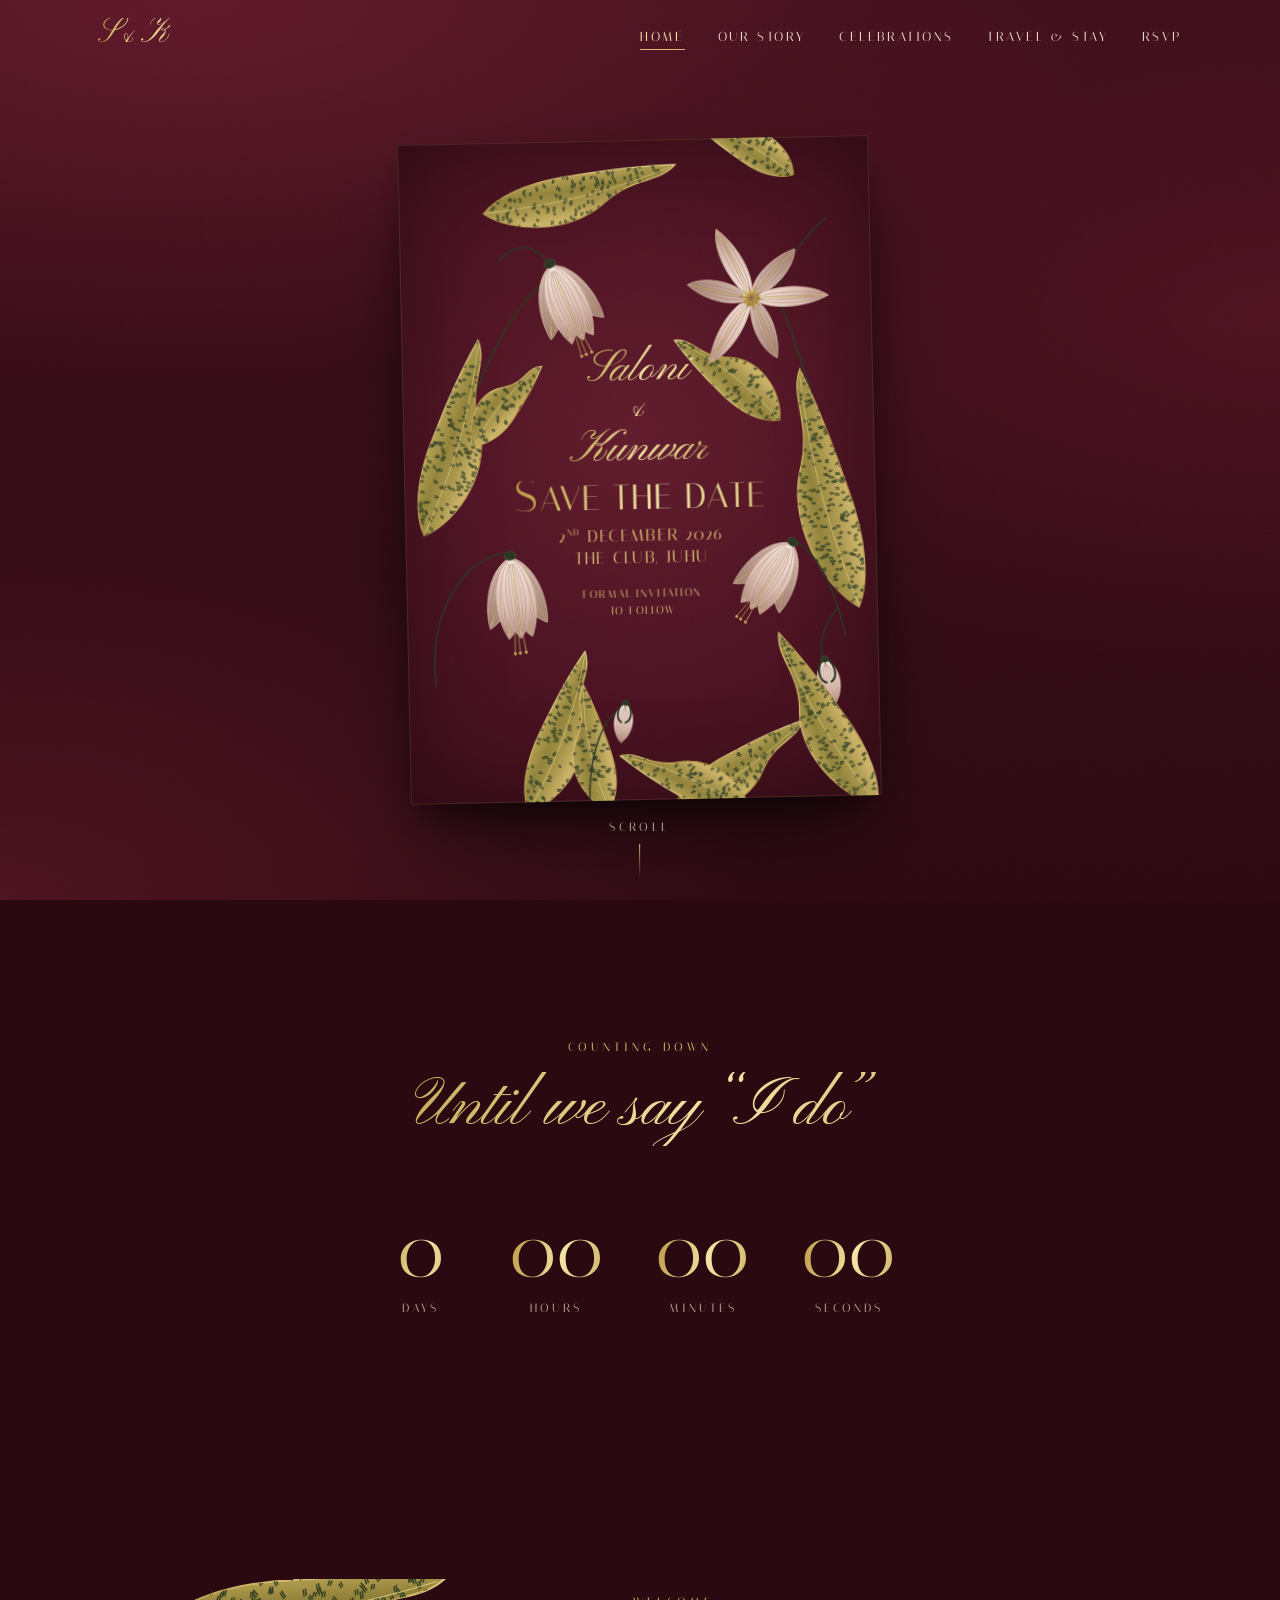
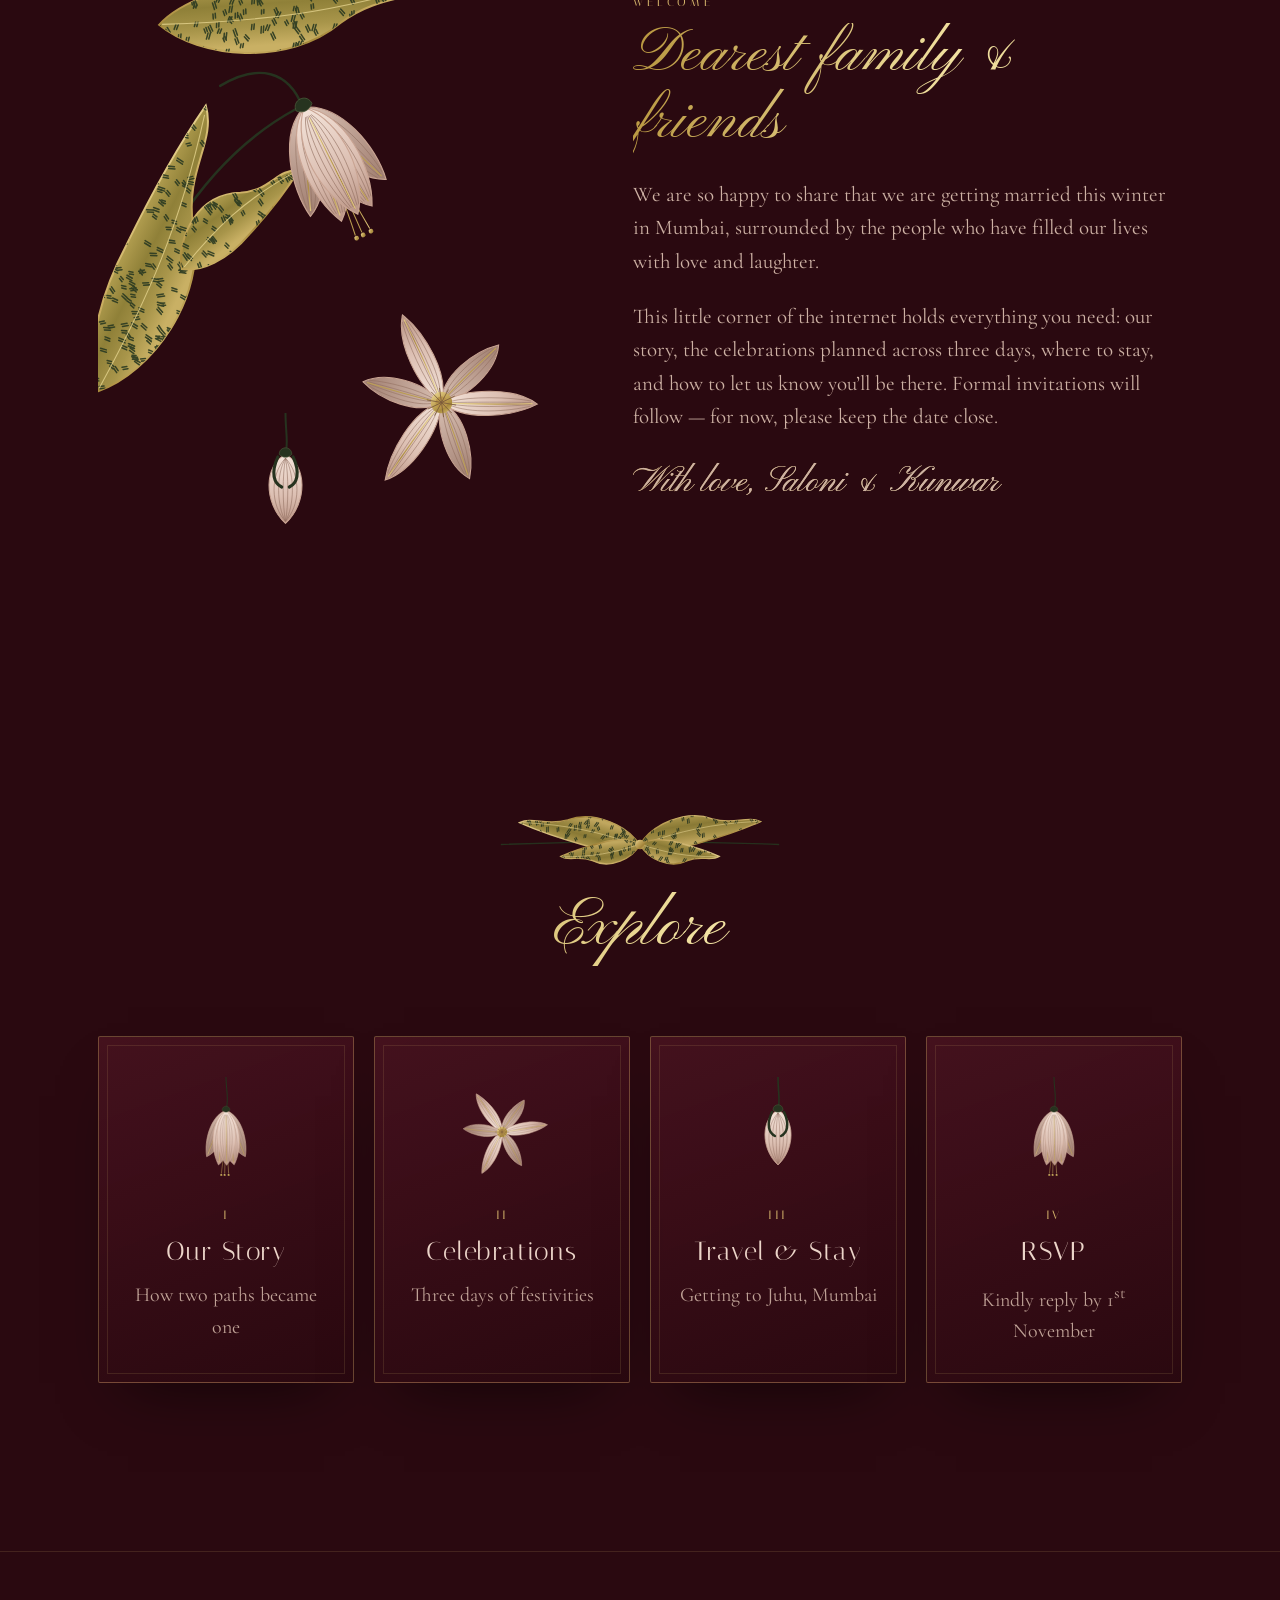
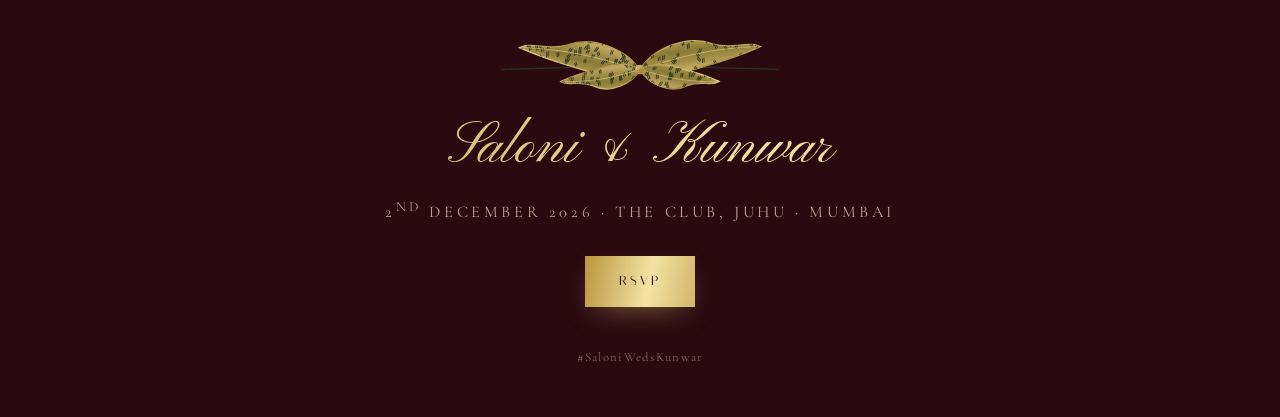
<file: index.html>
<!doctype html>
<html lang="en" class="no-js">
<head>
  <meta charset="utf-8">
  <meta name="viewport" content="width=device-width, initial-scale=1, viewport-fit=cover">
  <title>Saloni &amp; Kunwar · 2nd December 2026</title>
  <meta name="description" content="Save the date — Saloni &amp; Kunwar are getting married on 2nd December 2026 at The Club, Juhu, Mumbai.">
  <meta name="theme-color" content="#2a0910">
  <meta property="og:title" content="Saloni &amp; Kunwar · Save the Date">
  <meta property="og:description" content="2nd December 2026 · The Club, Juhu">
  <link rel="icon" href="assets/img/favicon.svg" type="image/svg+xml">
  <link rel="preconnect" href="https://fonts.googleapis.com">
  <link rel="preconnect" href="https://fonts.gstatic.com" crossorigin>
  <link href="https://fonts.googleapis.com/css2?family=Cormorant+Garamond:ital,wght@0,400;0,500;1,400&family=Italiana&family=Pinyon+Script&display=swap" rel="stylesheet">
  <link rel="stylesheet" href="assets/css/styles.css">
</head>
<body>
  <header class="site-header">
    <div class="wrap">
      <a class="monogram gold" href="index.html" aria-label="Saloni and Kunwar — home">S<span>&amp;</span>K</a>
      <button class="nav-toggle" aria-label="Menu" aria-expanded="false" aria-controls="nav"><span></span></button>
      <nav class="nav" id="nav" aria-label="Main">
        <ul>
          <li><a href="index.html" aria-current="page">Home</a></li>
          <li><a href="story.html">Our Story</a></li>
          <li><a href="celebrations.html">Celebrations</a></li>
          <li><a href="travel.html">Travel &amp; Stay</a></li>
          <li><a href="rsvp.html">RSVP</a></li>
        </ul>
      </nav>
    </div>
  </header>

  <main>
    <section class="hero" aria-label="Save the date">
      <div class="card">
        <img class="frame" src="assets/img/frame.svg" alt="" fetchpriority="high">
        <div class="card-text">
          <h1 class="names script gold">Saloni <span class="amp">&amp;</span> Kunwar</h1>
          <p class="std display gold"><span class="swash">S</span>AVE THE DATE</p>
          <p class="when">2<sup>nd</sup> December 2026<br>The Club, Juhu</p>
          <p class="follow">Formal invitation<br>to follow</p>
        </div>
      </div>
      <a class="scroll-cue" href="#countdown">Scroll</a>
    </section>

    <section class="section" id="countdown">
      <div class="wrap">
        <div class="section-head reveal">
          <span class="eyebrow">Counting down</span>
          <h2 class="script gold">Until we say “I do”</h2>
        </div>
        <div class="countdown reveal d1" data-countdown="2026-12-02T16:30:00+05:30" aria-live="off">
          <div><b class="gold" data-d>0</b><span>Days</span></div>
          <div><b class="gold" data-h>00</b><span>Hours</span></div>
          <div><b class="gold" data-m>00</b><span>Minutes</span></div>
          <div><b class="gold" data-s>00</b><span>Seconds</span></div>
        </div>
      </div>
    </section>

    <section class="section">
      <div class="wrap welcome">
        <div class="art reveal" aria-hidden="true">
          <img class="a0" src="assets/img/corner.svg" alt="">
          <img class="a2" src="assets/img/star.svg" alt="">
          <img class="a3" src="assets/img/bud.svg" alt="">
        </div>
        <div class="reveal d1">
          <span class="eyebrow">Welcome</span>
          <h2 class="script gold">Dearest family &amp; friends</h2>
          <p>We are so happy to share that we are getting married this winter in Mumbai, surrounded by the people who have filled our lives with love and laughter.</p>
          <p>This little corner of the internet holds everything you need: our story, the celebrations planned across three days, where to stay, and how to let us know you’ll be there. Formal invitations will follow — for now, please keep the date close.</p>
          <p class="signoff gold">With love, Saloni &amp; Kunwar</p>
        </div>
      </div>
    </section>

    <section class="section">
      <div class="wrap">
        <div class="section-head reveal">
          <img class="sprig" src="assets/img/sprig.svg" alt="">
          <h2 class="script gold">Explore</h2>
        </div>
        <div class="tiles">
          <a class="tile panel reveal" href="story.html">
            <img src="assets/img/bell.svg" alt="">
            <span class="num">I</span>
            <h3>Our Story</h3>
            <p>How two paths became one</p>
          </a>
          <a class="tile panel reveal d1" href="celebrations.html">
            <img src="assets/img/star.svg" alt="">
            <span class="num">II</span>
            <h3>Celebrations</h3>
            <p>Three days of festivities</p>
          </a>
          <a class="tile panel reveal d2" href="travel.html">
            <img src="assets/img/bud.svg" alt="">
            <span class="num">III</span>
            <h3>Travel &amp; Stay</h3>
            <p>Getting to Juhu, Mumbai</p>
          </a>
          <a class="tile panel reveal d3" href="rsvp.html">
            <img src="assets/img/bell.svg" alt="">
            <span class="num">IV</span>
            <h3>RSVP</h3>
            <p>Kindly reply by 1<sup>st</sup> November</p>
          </a>
        </div>
      </div>
    </section>
  </main>

  <footer class="site-footer">
    <img class="sprig" src="assets/img/sprig.svg" alt="">
    <p class="names script gold">Saloni &amp; Kunwar</p>
    <p class="caps">2<sup>nd</sup> December 2026 · The Club, Juhu · Mumbai</p>
    <div class="next"><a class="btn" href="rsvp.html">RSVP</a></div>
    <small>#SaloniWedsKunwar</small>
  </footer>

  <script src="assets/js/main.js"></script>
</body>
</html>
</file>
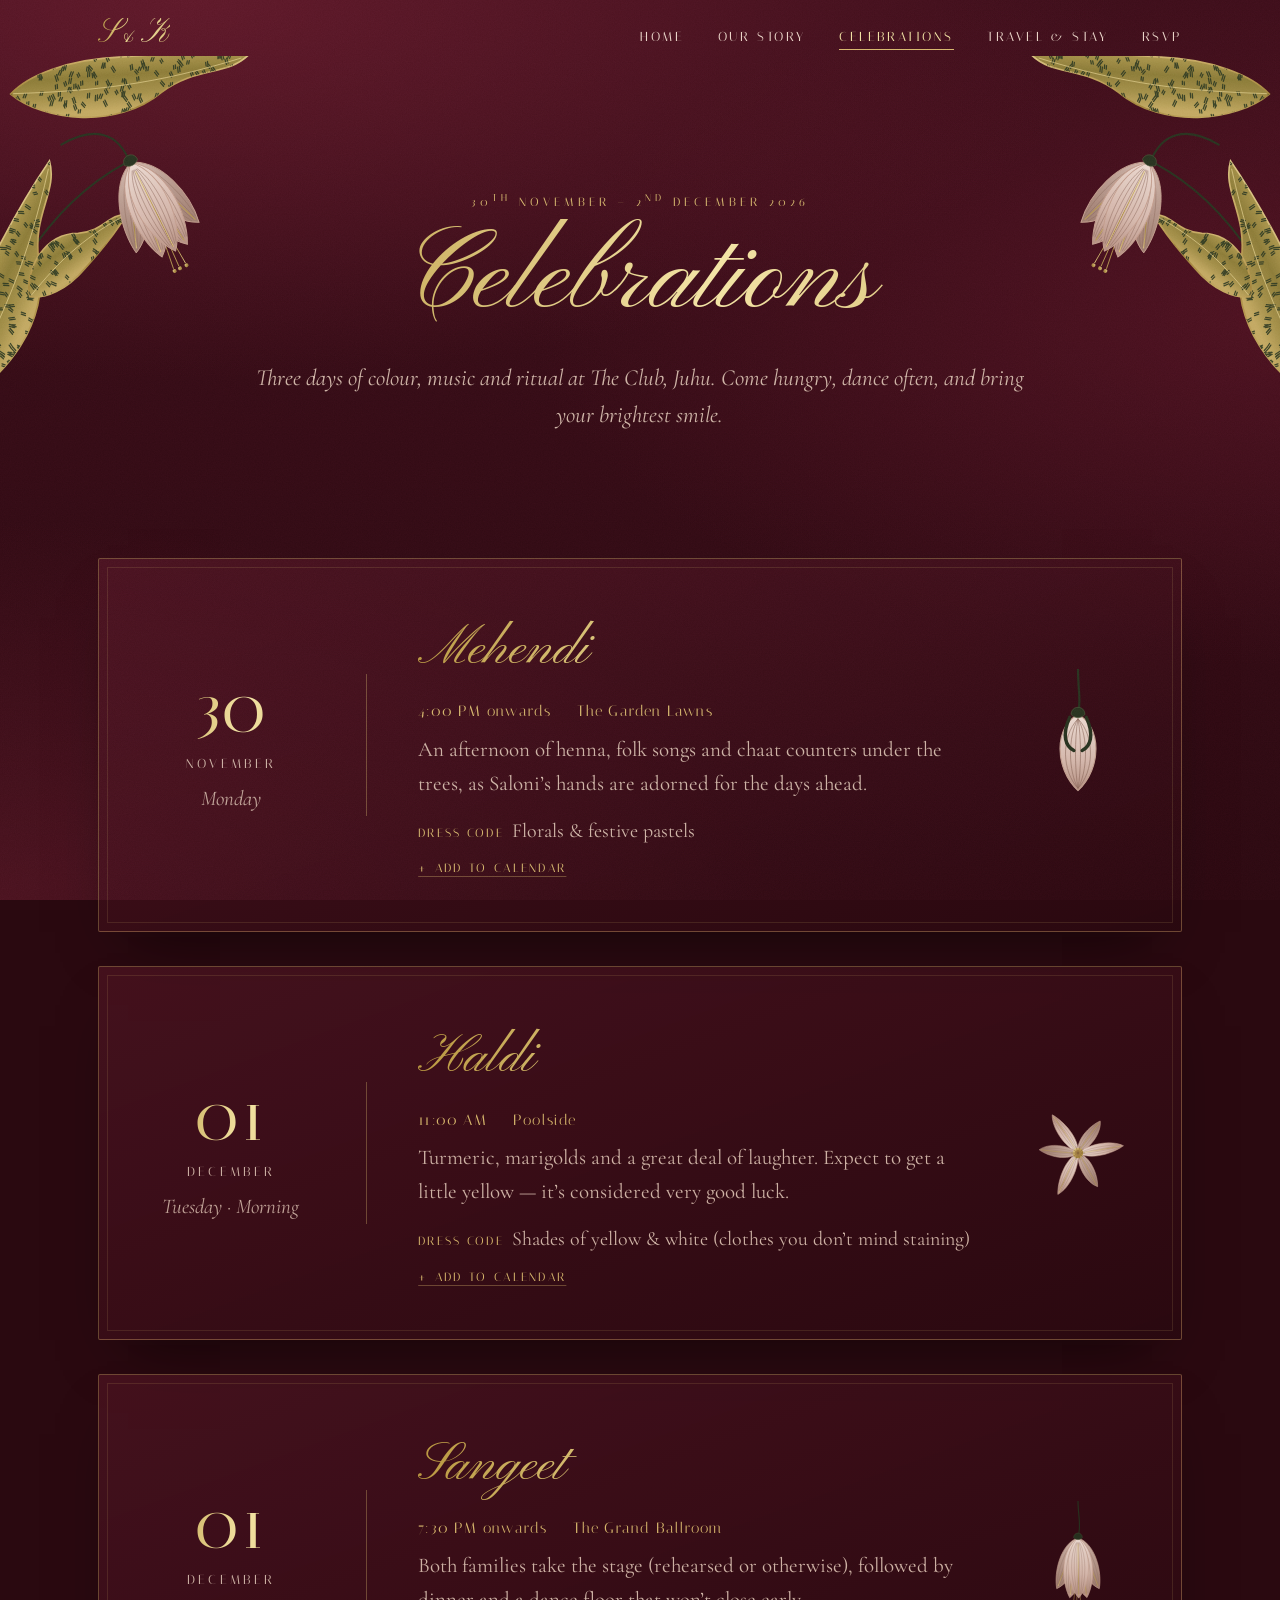
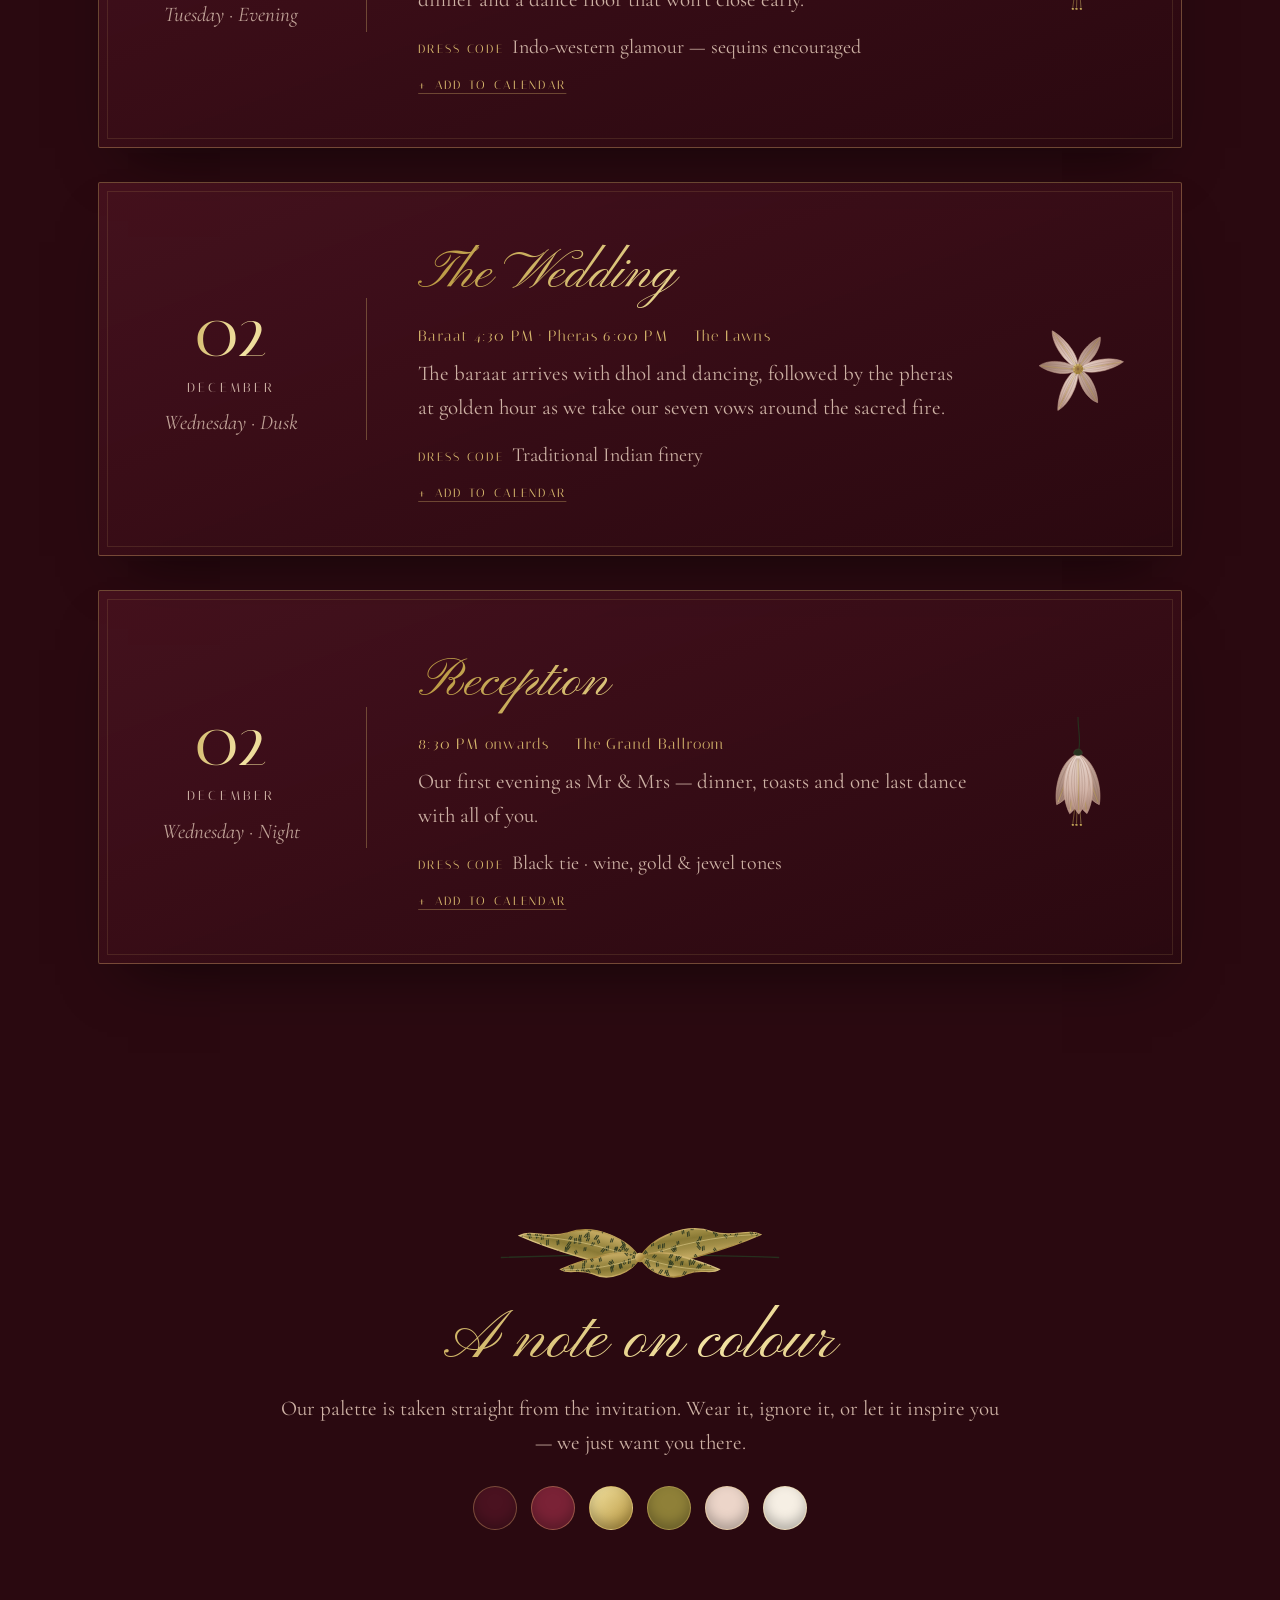
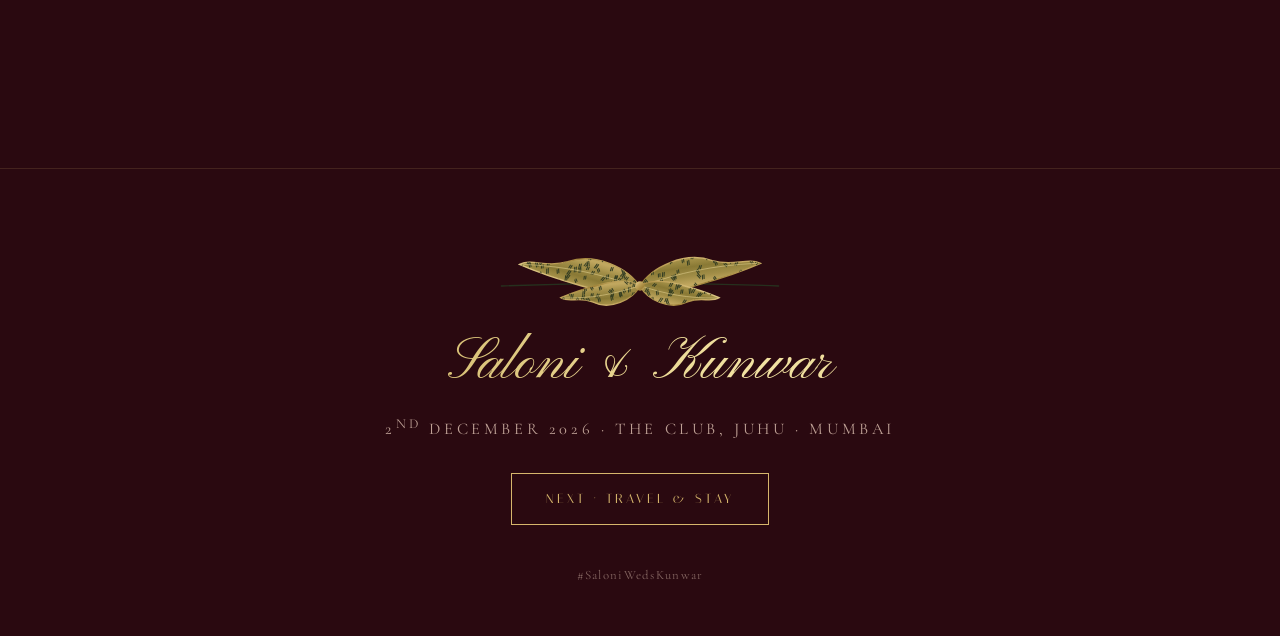
<file: celebrations.html>
<!doctype html>
<html lang="en" class="no-js">
<head>
  <meta charset="utf-8">
  <meta name="viewport" content="width=device-width, initial-scale=1, viewport-fit=cover">
  <title>Celebrations · Saloni &amp; Kunwar</title>
  <meta name="description" content="Three days of celebrations at The Club, Juhu — 30th November to 2nd December 2026.">
  <meta name="theme-color" content="#2a0910">
  <link rel="icon" href="assets/img/favicon.svg" type="image/svg+xml">
  <link rel="preconnect" href="https://fonts.googleapis.com">
  <link rel="preconnect" href="https://fonts.gstatic.com" crossorigin>
  <link href="https://fonts.googleapis.com/css2?family=Cormorant+Garamond:ital,wght@0,400;0,500;1,400&family=Italiana&family=Pinyon+Script&display=swap" rel="stylesheet">
  <link rel="stylesheet" href="assets/css/styles.css">
</head>
<body>
  <header class="site-header">
    <div class="wrap">
      <a class="monogram gold" href="index.html" aria-label="Saloni and Kunwar — home">S<span>&amp;</span>K</a>
      <button class="nav-toggle" aria-label="Menu" aria-expanded="false" aria-controls="nav"><span></span></button>
      <nav class="nav" id="nav" aria-label="Main">
        <ul>
          <li><a href="index.html">Home</a></li>
          <li><a href="story.html">Our Story</a></li>
          <li><a href="celebrations.html" aria-current="page">Celebrations</a></li>
          <li><a href="travel.html">Travel &amp; Stay</a></li>
          <li><a href="rsvp.html">RSVP</a></li>
        </ul>
      </nav>
    </div>
  </header>

  <main>
    <section class="page-hero">
      <img class="corner tl" src="assets/img/corner.svg" alt="">
      <img class="corner tr" src="assets/img/corner.svg" alt="">
      <div class="reveal">
        <span class="eyebrow">30<sup>th</sup> November – 2<sup>nd</sup> December 2026</span>
        <h1 class="script gold">Celebrations</h1>
        <p class="lede">Three days of colour, music and ritual at The Club, Juhu. Come hungry, dance often, and bring your brightest smile.</p>
      </div>
    </section>

    <section class="section" style="padding-top:0">
      <div class="wrap events">

        <article class="event panel reveal">
          <div class="date">
            <span class="day gold">30</span>
            <span class="month">November</span>
            <span class="wd">Monday</span>
          </div>
          <div>
            <h3 class="gold">Mehendi</h3>
            <div class="meta"><span>4:00 PM onwards</span><span>The Garden Lawns</span></div>
            <p>An afternoon of henna, folk songs and chaat counters under the trees, as Saloni’s hands are adorned for the days ahead.</p>
            <p class="dress"><b>Dress code</b>Florals &amp; festive pastels</p>
            <a class="cal" href="https://calendar.google.com/calendar/render?action=TEMPLATE&amp;text=Mehendi%20%C2%B7%20Saloni%20%26%20Kunwar&amp;dates=20261130T103000Z/20261130T153000Z&amp;location=The%20Club%2C%20Juhu%2C%20Mumbai" target="_blank" rel="noopener">+ Add to calendar</a>
          </div>
          <div class="side"><img src="assets/img/bud.svg" alt=""></div>
        </article>

        <article class="event panel reveal">
          <div class="date">
            <span class="day gold">01</span>
            <span class="month">December</span>
            <span class="wd">Tuesday · Morning</span>
          </div>
          <div>
            <h3 class="gold">Haldi</h3>
            <div class="meta"><span>11:00 AM</span><span>Poolside</span></div>
            <p>Turmeric, marigolds and a great deal of laughter. Expect to get a little yellow — it’s considered very good luck.</p>
            <p class="dress"><b>Dress code</b>Shades of yellow &amp; white (clothes you don’t mind staining)</p>
            <a class="cal" href="https://calendar.google.com/calendar/render?action=TEMPLATE&amp;text=Haldi%20%C2%B7%20Saloni%20%26%20Kunwar&amp;dates=20261201T053000Z/20261201T083000Z&amp;location=The%20Club%2C%20Juhu%2C%20Mumbai" target="_blank" rel="noopener">+ Add to calendar</a>
          </div>
          <div class="side"><img src="assets/img/star.svg" alt=""></div>
        </article>

        <article class="event panel reveal">
          <div class="date">
            <span class="day gold">01</span>
            <span class="month">December</span>
            <span class="wd">Tuesday · Evening</span>
          </div>
          <div>
            <h3 class="gold">Sangeet</h3>
            <div class="meta"><span>7:30 PM onwards</span><span>The Grand Ballroom</span></div>
            <p>Both families take the stage (rehearsed or otherwise), followed by dinner and a dance floor that won’t close early.</p>
            <p class="dress"><b>Dress code</b>Indo-western glamour — sequins encouraged</p>
            <a class="cal" href="https://calendar.google.com/calendar/render?action=TEMPLATE&amp;text=Sangeet%20%C2%B7%20Saloni%20%26%20Kunwar&amp;dates=20261201T140000Z/20261201T193000Z&amp;location=The%20Club%2C%20Juhu%2C%20Mumbai" target="_blank" rel="noopener">+ Add to calendar</a>
          </div>
          <div class="side"><img src="assets/img/bell.svg" alt=""></div>
        </article>

        <article class="event panel reveal">
          <div class="date">
            <span class="day gold">02</span>
            <span class="month">December</span>
            <span class="wd">Wednesday · Dusk</span>
          </div>
          <div>
            <h3 class="gold">The Wedding</h3>
            <div class="meta"><span>Baraat 4:30 PM · Pheras 6:00 PM</span><span>The Lawns</span></div>
            <p>The baraat arrives with dhol and dancing, followed by the pheras at golden hour as we take our seven vows around the sacred fire.</p>
            <p class="dress"><b>Dress code</b>Traditional Indian finery</p>
            <a class="cal" href="https://calendar.google.com/calendar/render?action=TEMPLATE&amp;text=Wedding%20%C2%B7%20Saloni%20%26%20Kunwar&amp;dates=20261202T110000Z/20261202T143000Z&amp;location=The%20Club%2C%20Juhu%2C%20Mumbai" target="_blank" rel="noopener">+ Add to calendar</a>
          </div>
          <div class="side"><img src="assets/img/star.svg" alt=""></div>
        </article>

        <article class="event panel reveal">
          <div class="date">
            <span class="day gold">02</span>
            <span class="month">December</span>
            <span class="wd">Wednesday · Night</span>
          </div>
          <div>
            <h3 class="gold">Reception</h3>
            <div class="meta"><span>8:30 PM onwards</span><span>The Grand Ballroom</span></div>
            <p>Our first evening as Mr &amp; Mrs — dinner, toasts and one last dance with all of you.</p>
            <p class="dress"><b>Dress code</b>Black tie · wine, gold &amp; jewel tones</p>
            <a class="cal" href="https://calendar.google.com/calendar/render?action=TEMPLATE&amp;text=Reception%20%C2%B7%20Saloni%20%26%20Kunwar&amp;dates=20261202T150000Z/20261202T193000Z&amp;location=The%20Club%2C%20Juhu%2C%20Mumbai" target="_blank" rel="noopener">+ Add to calendar</a>
          </div>
          <div class="side"><img src="assets/img/bell.svg" alt=""></div>
        </article>
      </div>
    </section>

    <section class="section">
      <div class="wrap">
        <div class="section-head reveal">
          <img class="sprig" src="assets/img/sprig.svg" alt="">
          <h2 class="script gold">A note on colour</h2>
          <p>Our palette is taken straight from the invitation. Wear it, ignore it, or let it inspire you — we just want you there.</p>
          <div class="palette" aria-label="Wedding palette: wine, burgundy, gold, olive, blush, ivory">
            <i style="background:#4a1220" title="Wine"></i>
            <i style="background:#7a2236" title="Burgundy"></i>
            <i style="background:linear-gradient(135deg,#f3e3a3,#b8963e)" title="Gold"></i>
            <i style="background:#8f8038" title="Olive"></i>
            <i style="background:#ecd5c9" title="Blush"></i>
            <i style="background:#f6efe4" title="Ivory"></i>
          </div>
        </div>
      </div>
    </section>
  </main>

  <footer class="site-footer">
    <img class="sprig" src="assets/img/sprig.svg" alt="">
    <p class="names script gold">Saloni &amp; Kunwar</p>
    <p class="caps">2<sup>nd</sup> December 2026 · The Club, Juhu · Mumbai</p>
    <div class="next"><a class="btn ghost" href="travel.html">Next · Travel &amp; Stay</a></div>
    <small>#SaloniWedsKunwar</small>
  </footer>

  <script src="assets/js/main.js"></script>
</body>
</html>
</file>
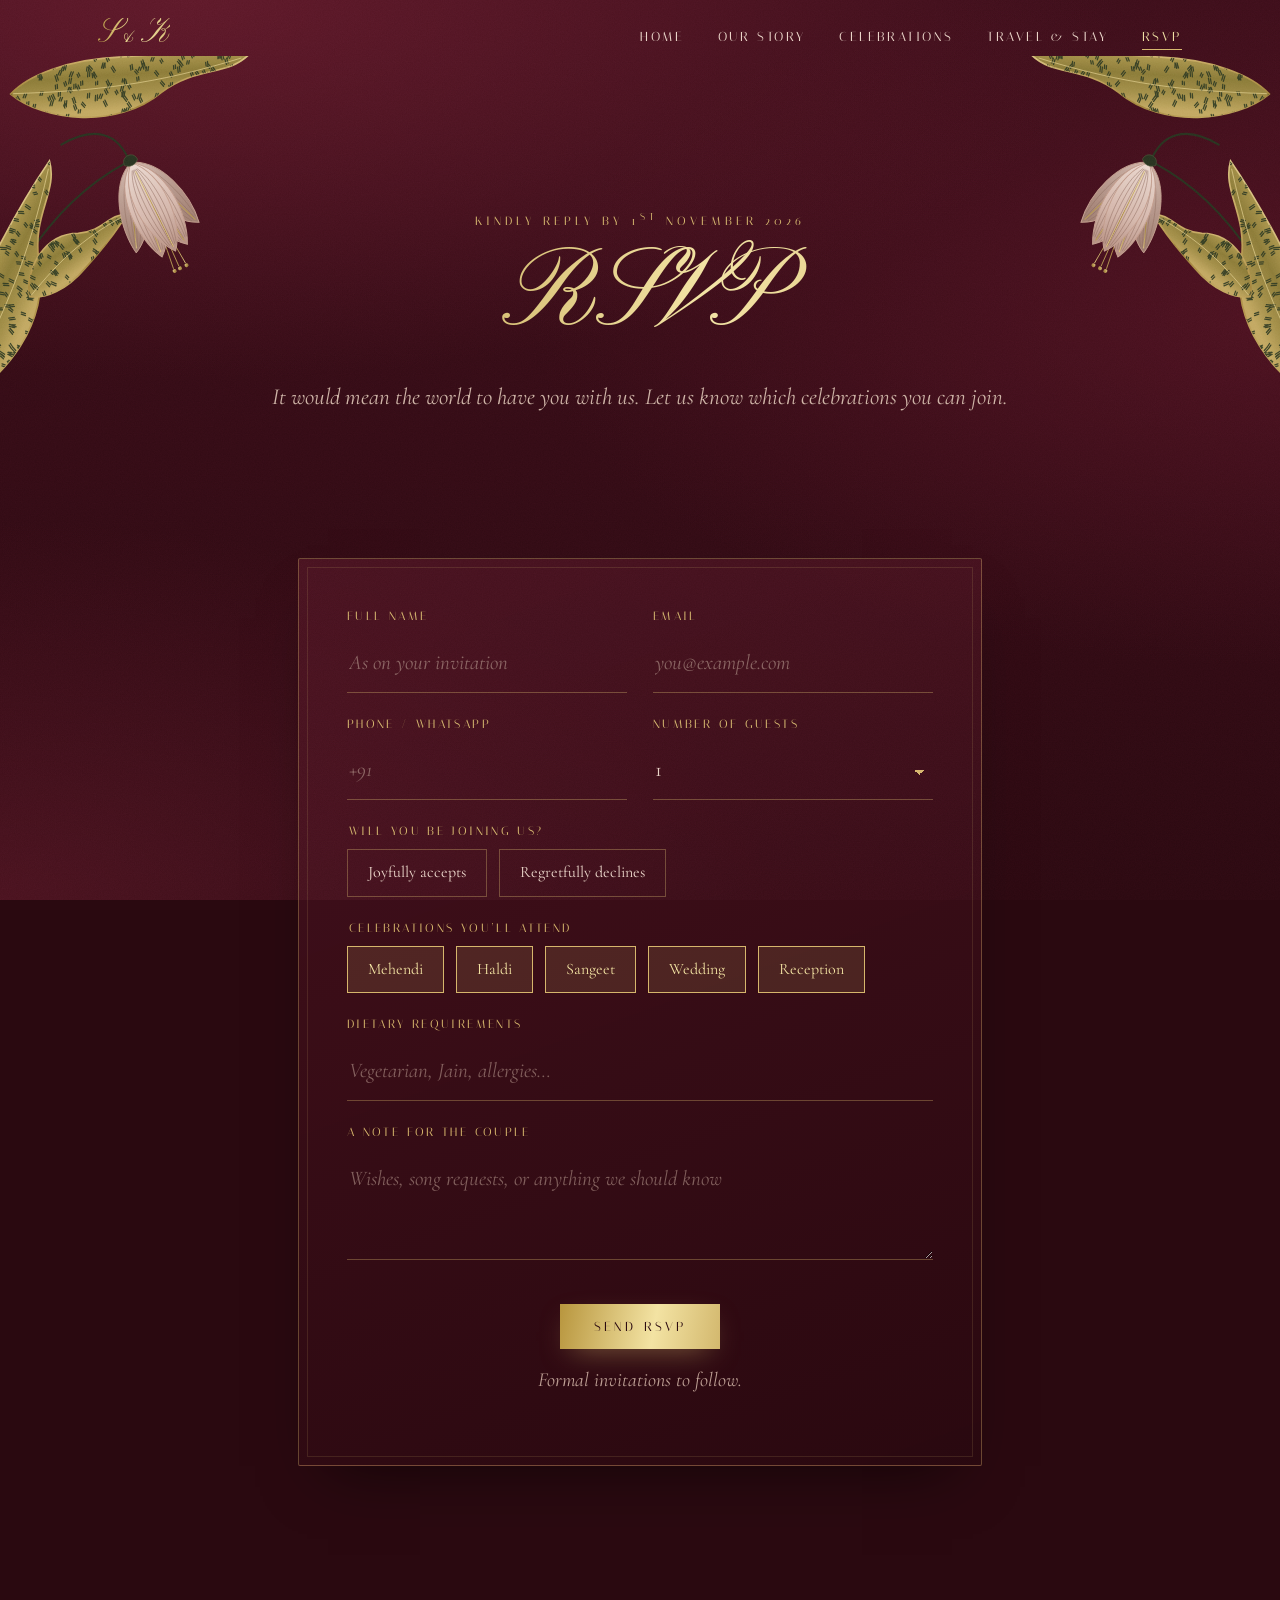
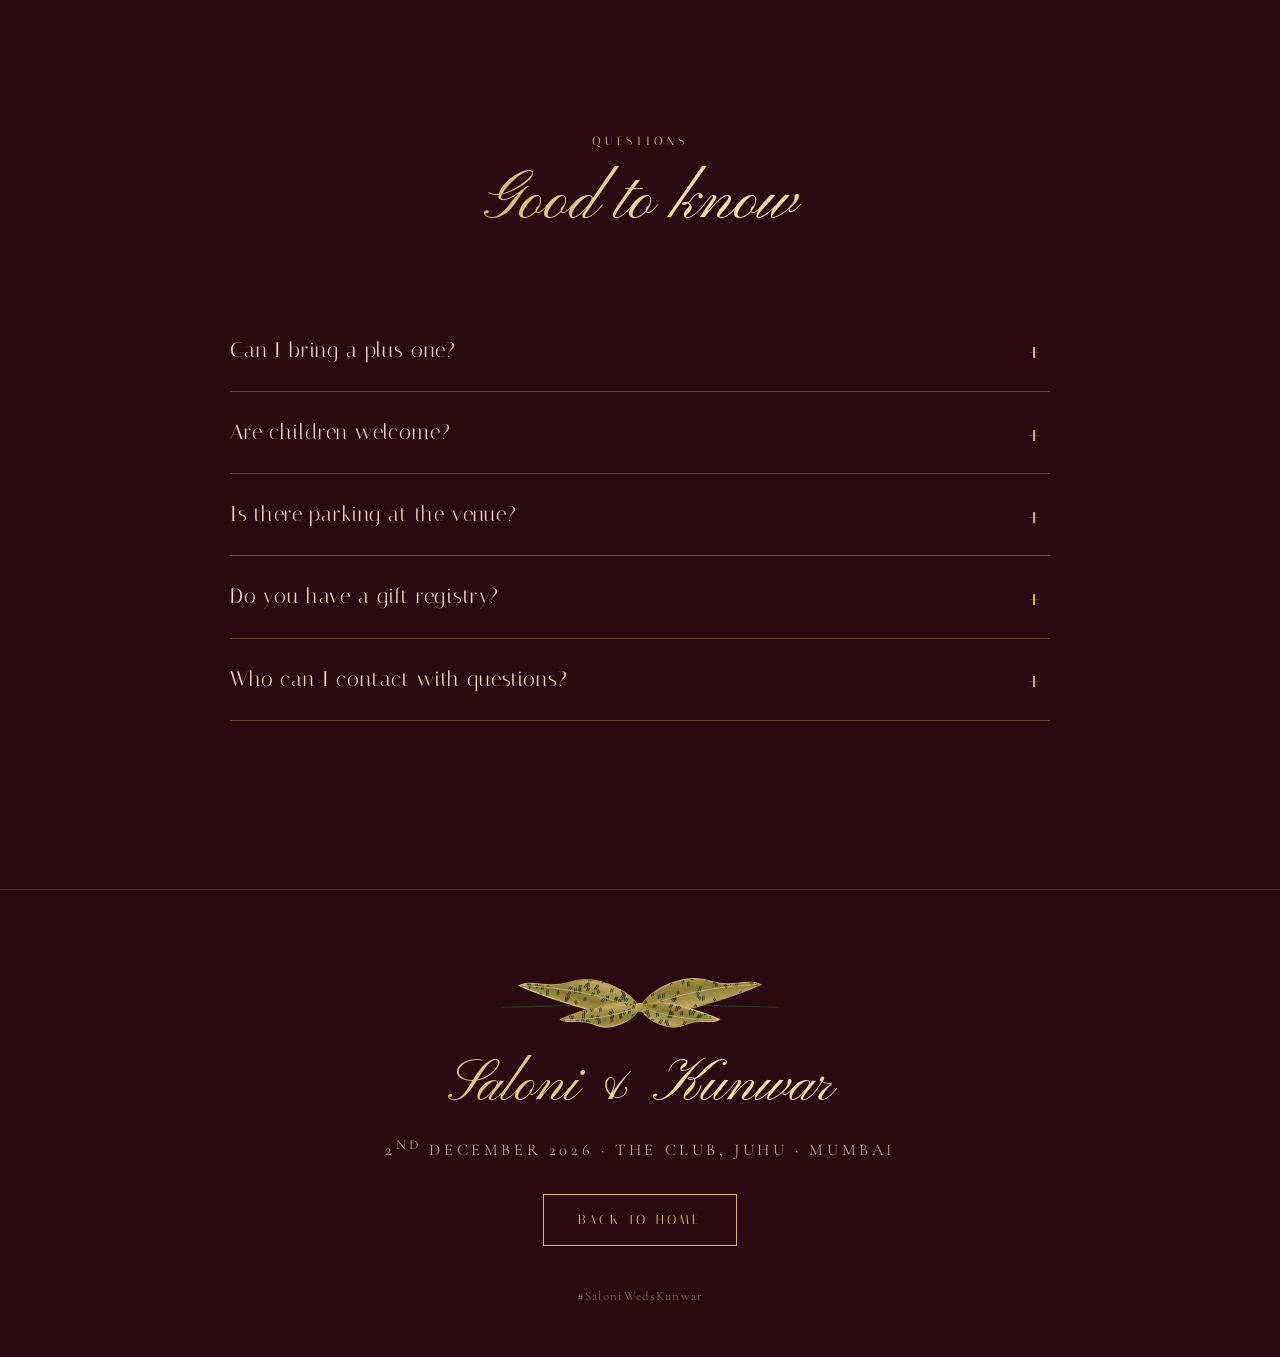
<file: rsvp.html>
<!doctype html>
<html lang="en" class="no-js">
<head>
  <meta charset="utf-8">
  <meta name="viewport" content="width=device-width, initial-scale=1, viewport-fit=cover">
  <title>RSVP · Saloni &amp; Kunwar</title>
  <meta name="description" content="Kindly let us know if you can join us — RSVP by 1st November 2026.">
  <meta name="theme-color" content="#2a0910">
  <link rel="icon" href="assets/img/favicon.svg" type="image/svg+xml">
  <link rel="preconnect" href="https://fonts.googleapis.com">
  <link rel="preconnect" href="https://fonts.gstatic.com" crossorigin>
  <link href="https://fonts.googleapis.com/css2?family=Cormorant+Garamond:ital,wght@0,400;0,500;1,400&family=Italiana&family=Pinyon+Script&display=swap" rel="stylesheet">
  <link rel="stylesheet" href="assets/css/styles.css">
</head>
<body>
  <header class="site-header">
    <div class="wrap">
      <a class="monogram gold" href="index.html" aria-label="Saloni and Kunwar — home">S<span>&amp;</span>K</a>
      <button class="nav-toggle" aria-label="Menu" aria-expanded="false" aria-controls="nav"><span></span></button>
      <nav class="nav" id="nav" aria-label="Main">
        <ul>
          <li><a href="index.html">Home</a></li>
          <li><a href="story.html">Our Story</a></li>
          <li><a href="celebrations.html">Celebrations</a></li>
          <li><a href="travel.html">Travel &amp; Stay</a></li>
          <li><a href="rsvp.html" aria-current="page">RSVP</a></li>
        </ul>
      </nav>
    </div>
  </header>

  <main>
    <section class="page-hero">
      <img class="corner tl" src="assets/img/corner.svg" alt="">
      <img class="corner tr" src="assets/img/corner.svg" alt="">
      <div class="reveal">
        <span class="eyebrow">Kindly reply by 1<sup>st</sup> November 2026</span>
        <h1 class="script gold">RSVP</h1>
        <p class="lede">It would mean the world to have you with us. Let us know which celebrations you can join.</p>
      </div>
    </section>

    <section class="section" style="padding-top:0">
      <div class="wrap rsvp-wrap">
        <!--
          To collect replies online, set data-endpoint to a form service URL,
          e.g. data-endpoint="https://formspree.io/f/xxxxxxx".
          Without it, replies open as a pre-filled email to data-email.
        -->
        <form id="rsvp-form" class="panel reveal" data-endpoint="" data-email="rsvp@example.com" novalidate>
          <div class="form-grid">
            <div>
              <label for="name">Full name</label>
              <input id="name" name="name" type="text" autocomplete="name" placeholder="As on your invitation" required>
            </div>
            <div>
              <label for="email">Email</label>
              <input id="email" name="email" type="email" autocomplete="email" placeholder="you@example.com" required>
            </div>
            <div>
              <label for="phone">Phone / WhatsApp</label>
              <input id="phone" name="phone" type="tel" autocomplete="tel" placeholder="+91">
            </div>
            <div data-if-yes>
              <label for="guests">Number of guests</label>
              <select id="guests" name="guests">
                <option>1</option><option>2</option><option>3</option><option>4</option><option>5</option>
              </select>
            </div>

            <fieldset class="full">
              <legend>Will you be joining us?</legend>
              <div class="choice">
                <label><input type="radio" name="attending" value="Joyfully accepts" required><span>Joyfully accepts</span></label>
                <label><input type="radio" name="attending" value="Regretfully declines"><span>Regretfully declines</span></label>
              </div>
            </fieldset>

            <fieldset class="full" data-if-yes>
              <legend>Celebrations you’ll attend</legend>
              <div class="choice">
                <label><input type="checkbox" name="events" value="Mehendi" checked><span>Mehendi</span></label>
                <label><input type="checkbox" name="events" value="Haldi" checked><span>Haldi</span></label>
                <label><input type="checkbox" name="events" value="Sangeet" checked><span>Sangeet</span></label>
                <label><input type="checkbox" name="events" value="Wedding" checked><span>Wedding</span></label>
                <label><input type="checkbox" name="events" value="Reception" checked><span>Reception</span></label>
              </div>
            </fieldset>

            <div class="full" data-if-yes>
              <label for="diet">Dietary requirements</label>
              <input id="diet" name="diet" type="text" placeholder="Vegetarian, Jain, allergies…">
            </div>

            <div class="full">
              <label for="message">A note for the couple</label>
              <textarea id="message" name="message" placeholder="Wishes, song requests, or anything we should know"></textarea>
            </div>
          </div>
          <div class="form-actions">
            <button class="btn" type="submit">Send RSVP</button>
          </div>
          <p class="form-note">Formal invitations to follow.</p>
        </form>

        <div id="rsvp-thanks" class="panel thanks" hidden>
          <img class="sprig" src="assets/img/sprig.svg" alt="">
          <h2 class="script gold">Thank you</h2>
          <p style="color:var(--blush-dim)">Your reply means so much to us. We can’t wait to celebrate together.</p>
          <p class="signoff gold">Saloni &amp; Kunwar</p>
        </div>
      </div>
    </section>

    <section class="section">
      <div class="wrap">
        <div class="section-head reveal">
          <span class="eyebrow">Questions</span>
          <h2 class="script gold">Good to know</h2>
        </div>
        <div class="faq reveal d1">
          <details>
            <summary>Can I bring a plus one?</summary>
            <p>Your invitation will list everyone we’ve reserved seats for. If you have any questions, please reach out to us directly.</p>
          </details>
          <details>
            <summary>Are children welcome?</summary>
            <p>Of course — little ones are very welcome at all of the celebrations.</p>
          </details>
          <details>
            <summary>Is there parking at the venue?</summary>
            <p>Yes, valet parking is available at The Club for all events. We also recommend the hotel shuttles.</p>
          </details>
          <details>
            <summary>Do you have a gift registry?</summary>
            <p>Your presence is the greatest gift. If you’d still like to give something, a blessing in any form is warmly received.</p>
          </details>
          <details>
            <summary>Who can I contact with questions?</summary>
            <p>Write to us at <a href="mailto:rsvp@example.com">rsvp@example.com</a> and we’ll get back to you.</p>
          </details>
        </div>
      </div>
    </section>
  </main>

  <footer class="site-footer">
    <img class="sprig" src="assets/img/sprig.svg" alt="">
    <p class="names script gold">Saloni &amp; Kunwar</p>
    <p class="caps">2<sup>nd</sup> December 2026 · The Club, Juhu · Mumbai</p>
    <div class="next"><a class="btn ghost" href="index.html">Back to home</a></div>
    <small>#SaloniWedsKunwar</small>
  </footer>

  <script src="assets/js/main.js"></script>
</body>
</html>
</file>
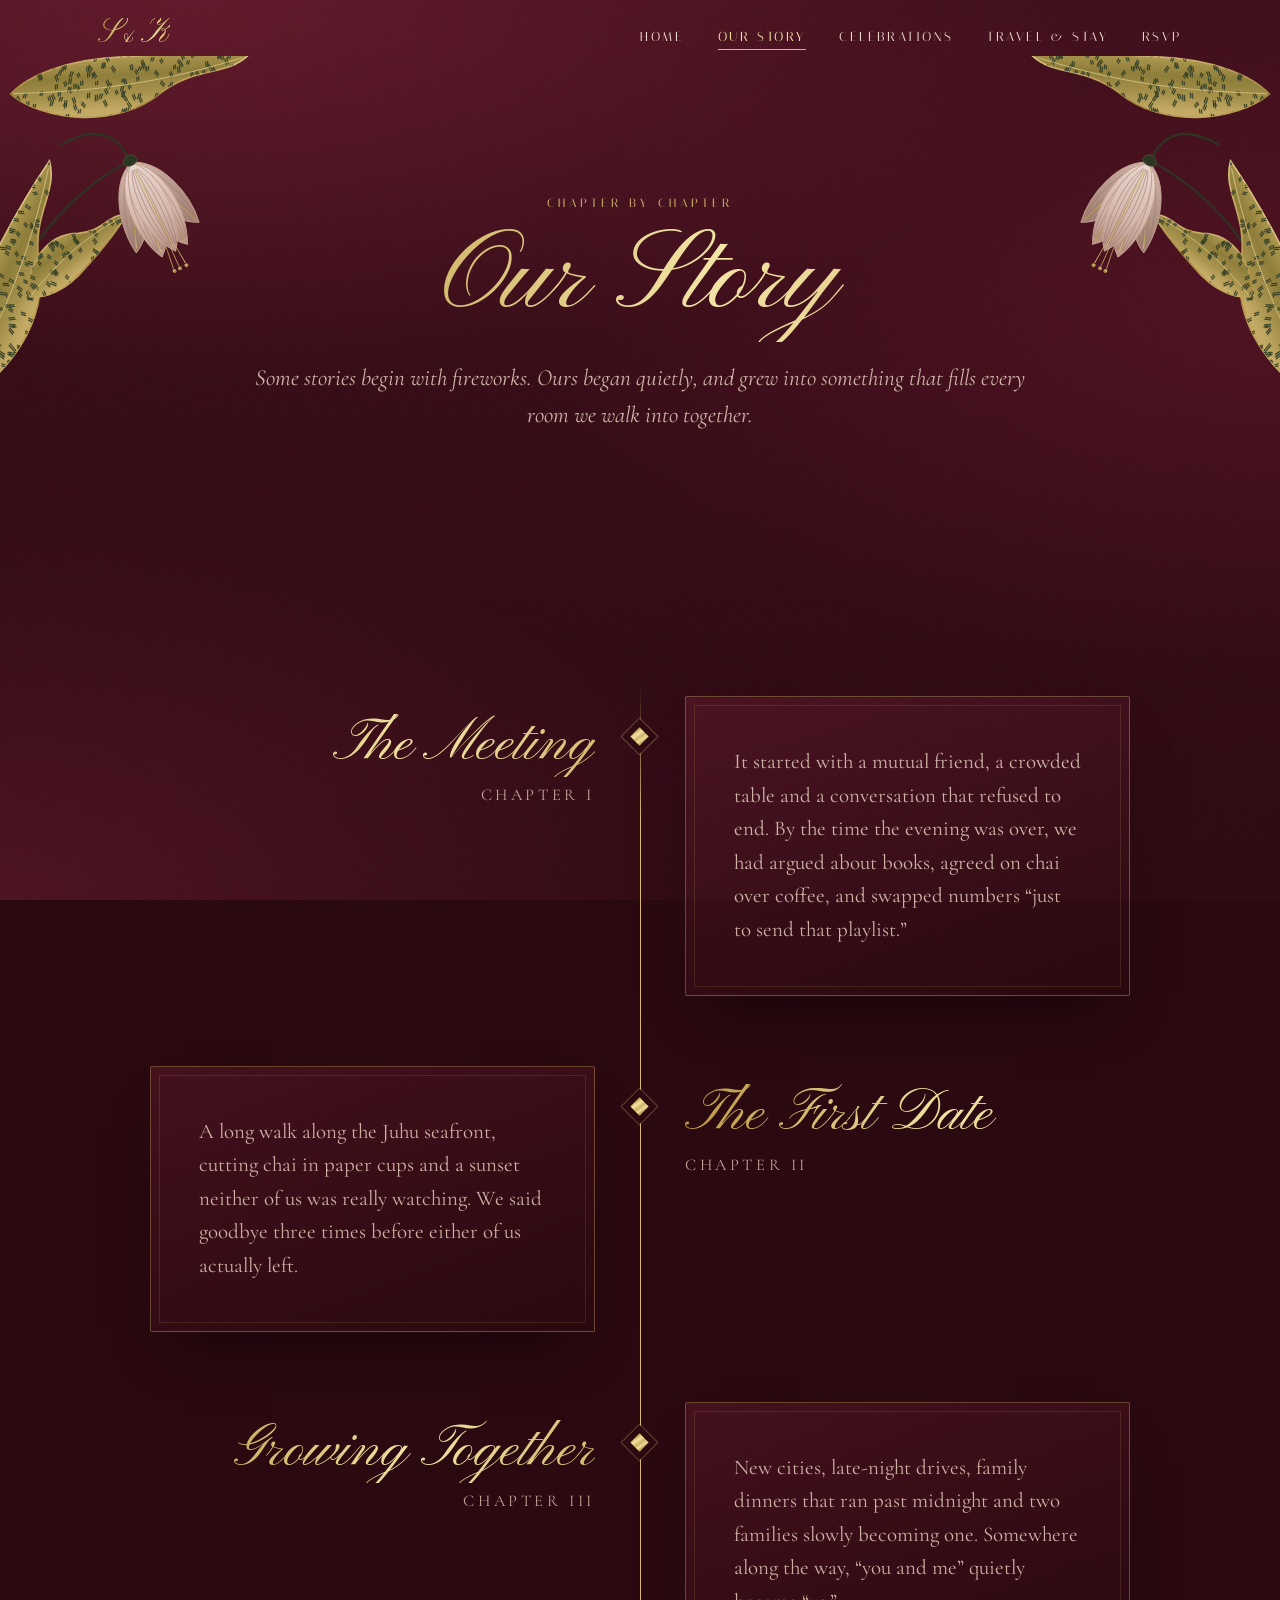
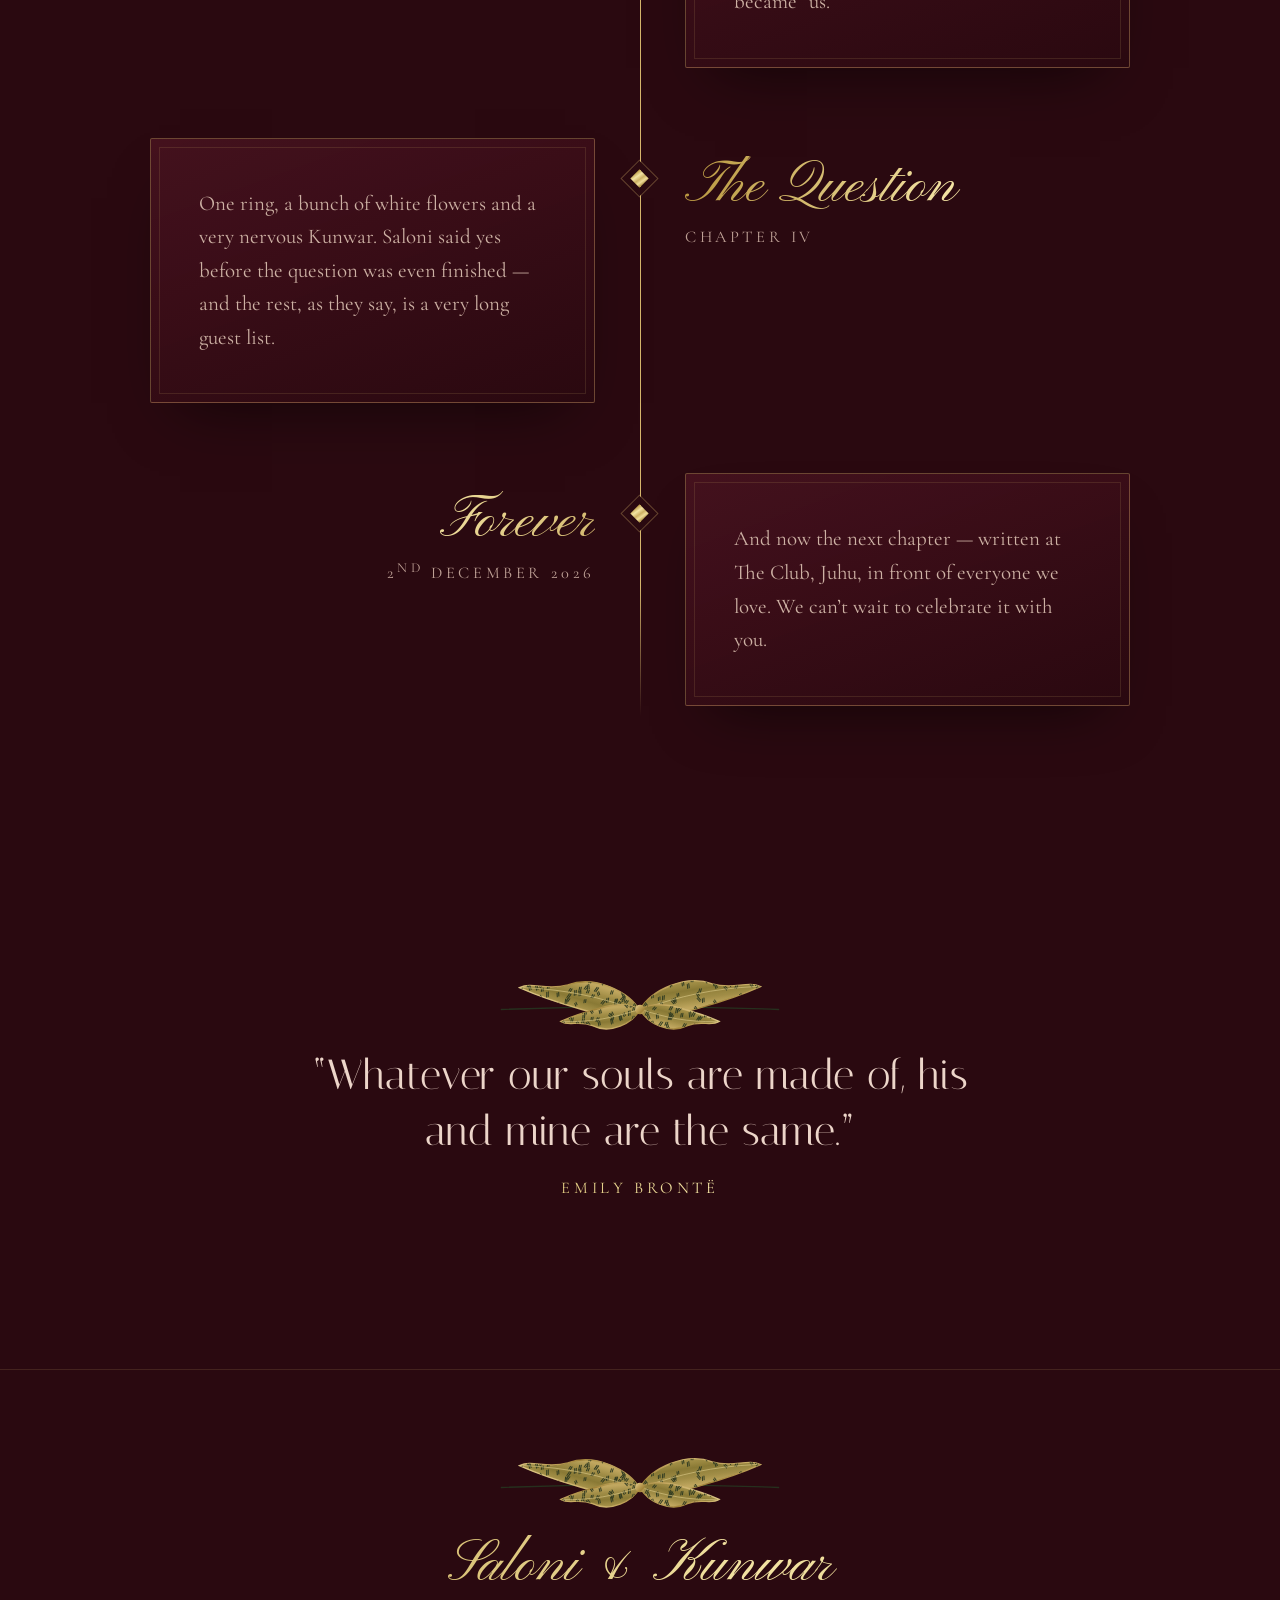
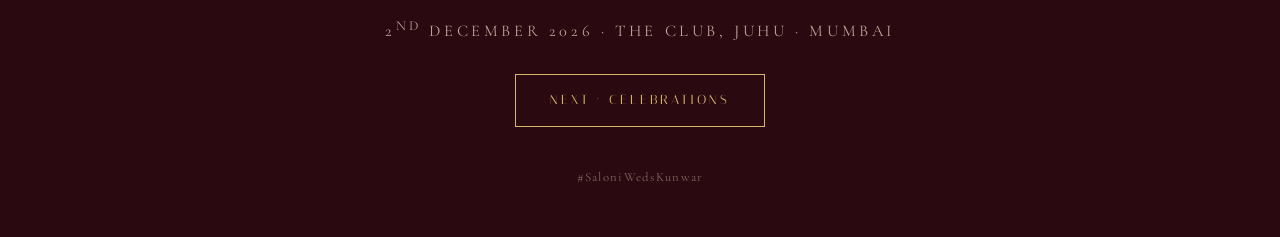
<file: story.html>
<!doctype html>
<html lang="en" class="no-js">
<head>
  <meta charset="utf-8">
  <meta name="viewport" content="width=device-width, initial-scale=1, viewport-fit=cover">
  <title>Our Story · Saloni &amp; Kunwar</title>
  <meta name="description" content="How Saloni and Kunwar met, fell in love, and decided on forever.">
  <meta name="theme-color" content="#2a0910">
  <link rel="icon" href="assets/img/favicon.svg" type="image/svg+xml">
  <link rel="preconnect" href="https://fonts.googleapis.com">
  <link rel="preconnect" href="https://fonts.gstatic.com" crossorigin>
  <link href="https://fonts.googleapis.com/css2?family=Cormorant+Garamond:ital,wght@0,400;0,500;1,400&family=Italiana&family=Pinyon+Script&display=swap" rel="stylesheet">
  <link rel="stylesheet" href="assets/css/styles.css">
</head>
<body>
  <header class="site-header">
    <div class="wrap">
      <a class="monogram gold" href="index.html" aria-label="Saloni and Kunwar — home">S<span>&amp;</span>K</a>
      <button class="nav-toggle" aria-label="Menu" aria-expanded="false" aria-controls="nav"><span></span></button>
      <nav class="nav" id="nav" aria-label="Main">
        <ul>
          <li><a href="index.html">Home</a></li>
          <li><a href="story.html" aria-current="page">Our Story</a></li>
          <li><a href="celebrations.html">Celebrations</a></li>
          <li><a href="travel.html">Travel &amp; Stay</a></li>
          <li><a href="rsvp.html">RSVP</a></li>
        </ul>
      </nav>
    </div>
  </header>

  <main>
    <section class="page-hero">
      <img class="corner tl" src="assets/img/corner.svg" alt="">
      <img class="corner tr" src="assets/img/corner.svg" alt="">
      <div class="reveal">
        <span class="eyebrow">Chapter by chapter</span>
        <h1 class="script gold">Our Story</h1>
        <p class="lede">Some stories begin with fireworks. Ours began quietly, and grew into something that fills every room we walk into together.</p>
      </div>
    </section>

    <section class="section">
      <div class="wrap">
        <div class="timeline">
          <article class="moment reveal">
            <div class="when">
              <span class="script gold">The Meeting</span>
              <span class="caps">Chapter I</span>
            </div>
            <div class="panel">
              <p>It started with a mutual friend, a crowded table and a conversation that refused to end. By the time the evening was over, we had argued about books, agreed on chai over coffee, and swapped numbers “just to send that playlist.”</p>
            </div>
          </article>

          <article class="moment reveal">
            <div class="when">
              <span class="script gold">The First Date</span>
              <span class="caps">Chapter II</span>
            </div>
            <div class="panel">
              <p>A long walk along the Juhu seafront, cutting chai in paper cups and a sunset neither of us was really watching. We said goodbye three times before either of us actually left.</p>
            </div>
          </article>

          <article class="moment reveal">
            <div class="when">
              <span class="script gold">Growing Together</span>
              <span class="caps">Chapter III</span>
            </div>
            <div class="panel">
              <p>New cities, late-night drives, family dinners that ran past midnight and two families slowly becoming one. Somewhere along the way, “you and me” quietly became “us.”</p>
            </div>
          </article>

          <article class="moment reveal">
            <div class="when">
              <span class="script gold">The Question</span>
              <span class="caps">Chapter IV</span>
            </div>
            <div class="panel">
              <p>One ring, a bunch of white flowers and a very nervous Kunwar. Saloni said yes before the question was even finished — and the rest, as they say, is a very long guest list.</p>
            </div>
          </article>

          <article class="moment reveal">
            <div class="when">
              <span class="script gold">Forever</span>
              <span class="caps">2<sup>nd</sup> December 2026</span>
            </div>
            <div class="panel">
              <p>And now the next chapter — written at The Club, Juhu, in front of everyone we love. We can’t wait to celebrate it with you.</p>
            </div>
          </article>
        </div>
      </div>
    </section>

    <section class="section">
      <div class="wrap quote reveal">
        <img class="sprig" src="assets/img/sprig.svg" alt="">
        <blockquote>“Whatever our souls are made of, his and mine are the same.”</blockquote>
        <cite class="caps gold">Emily Brontë</cite>
      </div>
    </section>
  </main>

  <footer class="site-footer">
    <img class="sprig" src="assets/img/sprig.svg" alt="">
    <p class="names script gold">Saloni &amp; Kunwar</p>
    <p class="caps">2<sup>nd</sup> December 2026 · The Club, Juhu · Mumbai</p>
    <div class="next"><a class="btn ghost" href="celebrations.html">Next · Celebrations</a></div>
    <small>#SaloniWedsKunwar</small>
  </footer>

  <script src="assets/js/main.js"></script>
</body>
</html>
</file>
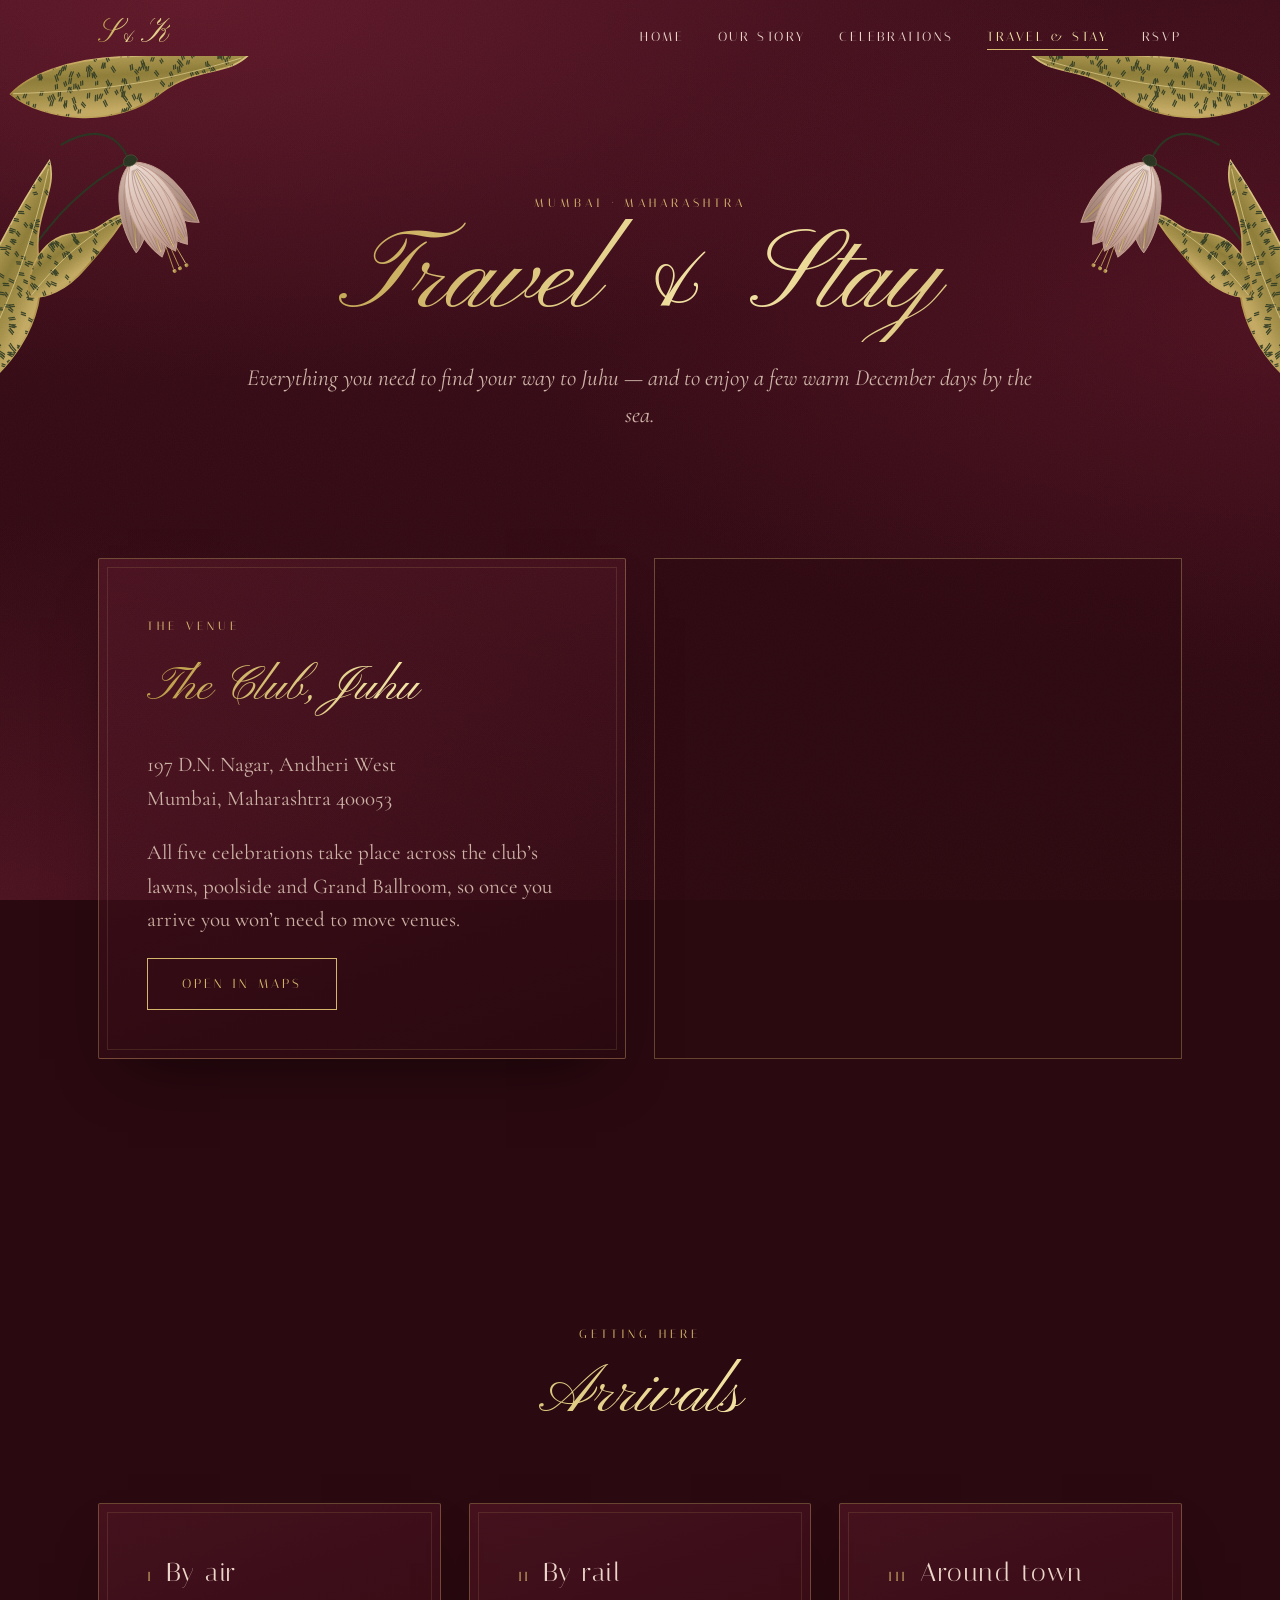
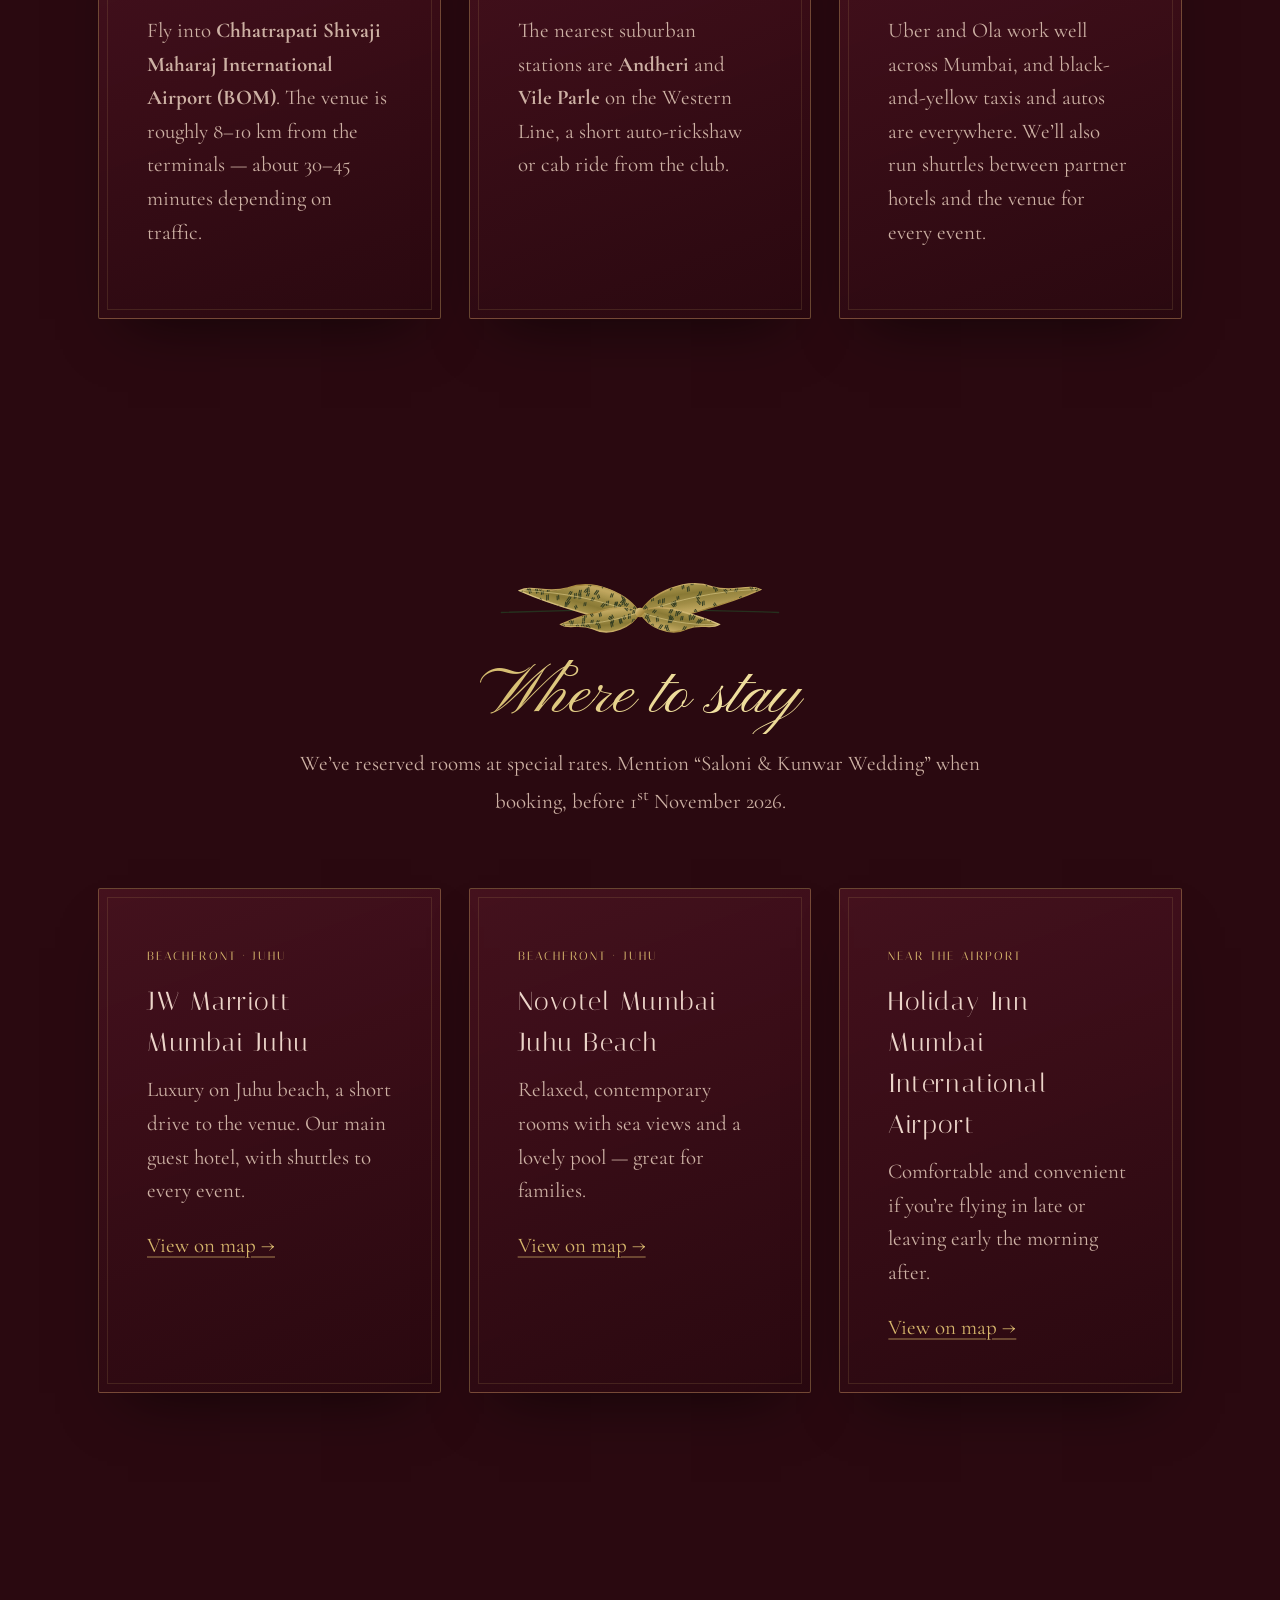
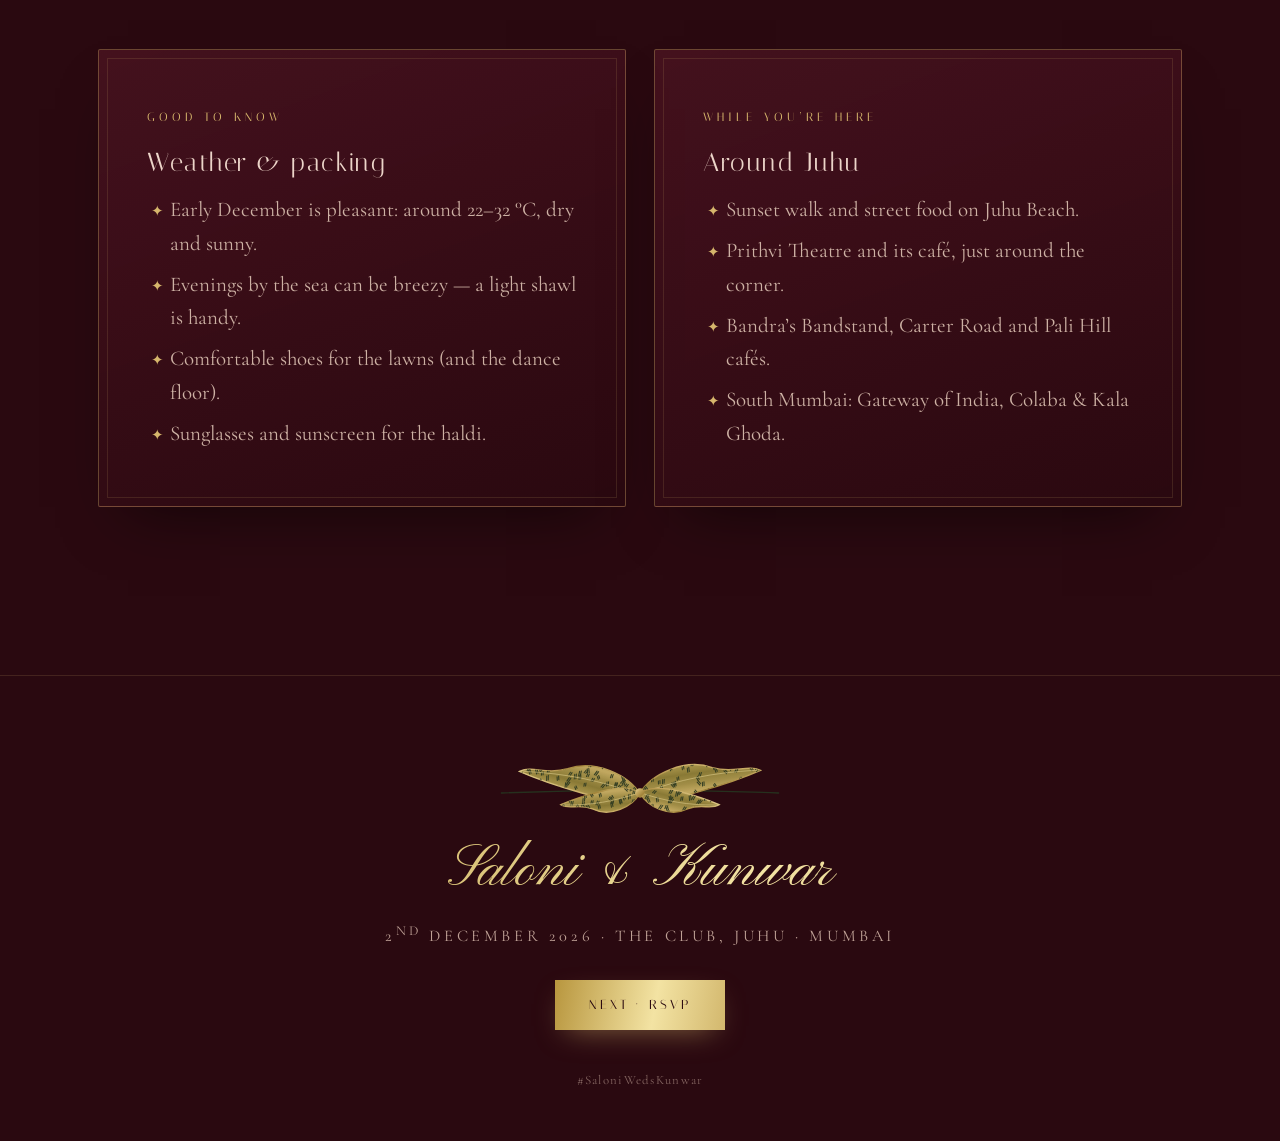
<file: travel.html>
<!doctype html>
<html lang="en" class="no-js">
<head>
  <meta charset="utf-8">
  <meta name="viewport" content="width=device-width, initial-scale=1, viewport-fit=cover">
  <title>Travel &amp; Stay · Saloni &amp; Kunwar</title>
  <meta name="description" content="Getting to The Club, Juhu, where to stay in Mumbai, and tips for your visit.">
  <meta name="theme-color" content="#2a0910">
  <link rel="icon" href="assets/img/favicon.svg" type="image/svg+xml">
  <link rel="preconnect" href="https://fonts.googleapis.com">
  <link rel="preconnect" href="https://fonts.gstatic.com" crossorigin>
  <link href="https://fonts.googleapis.com/css2?family=Cormorant+Garamond:ital,wght@0,400;0,500;1,400&family=Italiana&family=Pinyon+Script&display=swap" rel="stylesheet">
  <link rel="stylesheet" href="assets/css/styles.css">
</head>
<body>
  <header class="site-header">
    <div class="wrap">
      <a class="monogram gold" href="index.html" aria-label="Saloni and Kunwar — home">S<span>&amp;</span>K</a>
      <button class="nav-toggle" aria-label="Menu" aria-expanded="false" aria-controls="nav"><span></span></button>
      <nav class="nav" id="nav" aria-label="Main">
        <ul>
          <li><a href="index.html">Home</a></li>
          <li><a href="story.html">Our Story</a></li>
          <li><a href="celebrations.html">Celebrations</a></li>
          <li><a href="travel.html" aria-current="page">Travel &amp; Stay</a></li>
          <li><a href="rsvp.html">RSVP</a></li>
        </ul>
      </nav>
    </div>
  </header>

  <main>
    <section class="page-hero">
      <img class="corner tl" src="assets/img/corner.svg" alt="">
      <img class="corner tr" src="assets/img/corner.svg" alt="">
      <div class="reveal">
        <span class="eyebrow">Mumbai · Maharashtra</span>
        <h1 class="script gold">Travel &amp; Stay</h1>
        <p class="lede">Everything you need to find your way to Juhu — and to enjoy a few warm December days by the sea.</p>
      </div>
    </section>

    <section class="section" style="padding-top:0">
      <div class="wrap">
        <div class="grid-2">
          <div class="panel reveal">
            <span class="eyebrow">The venue</span>
            <h3 class="gold" style="font-family:var(--f-script);font-size:3rem;letter-spacing:0;margin-top:.2em">The Club, Juhu</h3>
            <p style="color:var(--blush-dim)">197 D.N. Nagar, Andheri West<br>Mumbai, Maharashtra 400053</p>
            <p style="color:var(--blush-dim)">All five celebrations take place across the club’s lawns, poolside and Grand Ballroom, so once you arrive you won’t need to move venues.</p>
            <a class="btn ghost" href="https://www.google.com/maps/search/?api=1&amp;query=The+Club+Juhu+Andheri+West+Mumbai" target="_blank" rel="noopener">Open in Maps</a>
          </div>
          <div class="map reveal d1">
            <iframe title="Map of The Club, Juhu" loading="lazy" referrerpolicy="no-referrer-when-downgrade"
              src="https://www.google.com/maps?q=The+Club+Juhu+Andheri+West+Mumbai&amp;output=embed"></iframe>
          </div>
        </div>
      </div>
    </section>

    <section class="section">
      <div class="wrap">
        <div class="section-head reveal">
          <span class="eyebrow">Getting here</span>
          <h2 class="script gold">Arrivals</h2>
        </div>
        <div class="grid-3">
          <div class="panel info reveal">
            <h3><span class="n">I</span> By air</h3>
            <p>Fly into <strong>Chhatrapati Shivaji Maharaj International Airport (BOM)</strong>. The venue is roughly 8–10 km from the terminals — about 30–45 minutes depending on traffic.</p>
          </div>
          <div class="panel info reveal d1">
            <h3><span class="n">II</span> By rail</h3>
            <p>The nearest suburban stations are <strong>Andheri</strong> and <strong>Vile Parle</strong> on the Western Line, a short auto-rickshaw or cab ride from the club.</p>
          </div>
          <div class="panel info reveal d2">
            <h3><span class="n">III</span> Around town</h3>
            <p>Uber and Ola work well across Mumbai, and black-and-yellow taxis and autos are everywhere. We’ll also run shuttles between partner hotels and the venue for every event.</p>
          </div>
        </div>
      </div>
    </section>

    <section class="section">
      <div class="wrap">
        <div class="section-head reveal">
          <img class="sprig" src="assets/img/sprig.svg" alt="">
          <h2 class="script gold">Where to stay</h2>
          <p>We’ve reserved rooms at special rates. Mention “Saloni &amp; Kunwar Wedding” when booking, before 1<sup>st</sup> November 2026.</p>
        </div>
        <div class="grid-3">
          <div class="panel hotel reveal">
            <span class="dist">Beachfront · Juhu</span>
            <h3>JW Marriott Mumbai Juhu</h3>
            <p>Luxury on Juhu beach, a short drive to the venue. Our main guest hotel, with shuttles to every event.</p>
            <a class="cal" href="https://www.google.com/maps/search/?api=1&amp;query=JW+Marriott+Mumbai+Juhu" target="_blank" rel="noopener">View on map →</a>
          </div>
          <div class="panel hotel reveal d1">
            <span class="dist">Beachfront · Juhu</span>
            <h3>Novotel Mumbai Juhu Beach</h3>
            <p>Relaxed, contemporary rooms with sea views and a lovely pool — great for families.</p>
            <a class="cal" href="https://www.google.com/maps/search/?api=1&amp;query=Novotel+Mumbai+Juhu+Beach" target="_blank" rel="noopener">View on map →</a>
          </div>
          <div class="panel hotel reveal d2">
            <span class="dist">Near the airport</span>
            <h3>Holiday Inn Mumbai International Airport</h3>
            <p>Comfortable and convenient if you’re flying in late or leaving early the morning after.</p>
            <a class="cal" href="https://www.google.com/maps/search/?api=1&amp;query=Holiday+Inn+Mumbai+International+Airport" target="_blank" rel="noopener">View on map →</a>
          </div>
        </div>
      </div>
    </section>

    <section class="section">
      <div class="wrap">
        <div class="grid-2">
          <div class="panel info reveal">
            <span class="eyebrow">Good to know</span>
            <h3 style="margin-top:.4em">Weather &amp; packing</h3>
            <ul>
              <li>Early December is pleasant: around 22–32 °C, dry and sunny.</li>
              <li>Evenings by the sea can be breezy — a light shawl is handy.</li>
              <li>Comfortable shoes for the lawns (and the dance floor).</li>
              <li>Sunglasses and sunscreen for the haldi.</li>
            </ul>
          </div>
          <div class="panel info reveal d1">
            <span class="eyebrow">While you’re here</span>
            <h3 style="margin-top:.4em">Around Juhu</h3>
            <ul>
              <li>Sunset walk and street food on Juhu Beach.</li>
              <li>Prithvi Theatre and its café, just around the corner.</li>
              <li>Bandra’s Bandstand, Carter Road and Pali Hill cafés.</li>
              <li>South Mumbai: Gateway of India, Colaba &amp; Kala Ghoda.</li>
            </ul>
          </div>
        </div>
      </div>
    </section>
  </main>

  <footer class="site-footer">
    <img class="sprig" src="assets/img/sprig.svg" alt="">
    <p class="names script gold">Saloni &amp; Kunwar</p>
    <p class="caps">2<sup>nd</sup> December 2026 · The Club, Juhu · Mumbai</p>
    <div class="next"><a class="btn" href="rsvp.html">Next · RSVP</a></div>
    <small>#SaloniWedsKunwar</small>
  </footer>

  <script src="assets/js/main.js"></script>
</body>
</html>
</file>
<file: assets/css/styles.css>
/* Saloni & Kunwar — wedding website
   Wine velvet, burnished gold and blush, after the save-the-date card. */

:root {
  --wine: #4a1220;
  --wine-2: #5a1828;
  --wine-deep: #2a0910;
  --ink: #1a0509;
  --gold: #d6b66c;
  --gold-hi: #f3e3a3;
  --gold-lo: #a88a3c;
  --blush: #ecd5c9;
  --blush-dim: #cdb1a4;
  --green: #26331f;
  --text: #ecd9cc;
  --muted: #bfa196;
  --line: rgba(214, 182, 108, 0.35);

  --gold-grad: linear-gradient(100deg, #b8963e 0%, #f3e3a3 30%, #cdb064 55%, #f0dc98 75%, #a88a3c 100%);

  --f-script: "Pinyon Script", "Great Vibes", cursive;
  --f-display: "Italiana", "Cormorant Garamond", serif;
  --f-body: "Cormorant Garamond", Georgia, serif;

  --gutter: clamp(16px, 4vw, 48px);
  --max: 1180px;
}

*, *::before, *::after { box-sizing: border-box; }
html { scroll-behavior: smooth; -webkit-text-size-adjust: 100%; }
body {
  margin: 0;
  min-height: 100vh;
  font-family: var(--f-body);
  font-size: clamp(18px, 1.15vw + 12px, 21px);
  line-height: 1.6;
  color: var(--text);
  background-color: var(--wine-deep);
  /* velvet: soft folds of light over deep wine */
  background-image:
    radial-gradient(120% 70% at 15% 0%, rgba(122, 32, 52, 0.55), transparent 60%),
    radial-gradient(90% 60% at 100% 35%, rgba(98, 22, 40, 0.5), transparent 65%),
    radial-gradient(100% 70% at 0% 100%, rgba(110, 28, 46, 0.45), transparent 60%),
    linear-gradient(180deg, #3a0d18 0%, #2a0910 100%);
  background-attachment: fixed;
  overflow-x: hidden;
  -webkit-font-smoothing: antialiased;
}
/* fine paper / velvet grain over everything */
body::before {
  content: "";
  position: fixed;
  inset: 0;
  pointer-events: none;
  z-index: 100;
  opacity: 0.16;
  mix-blend-mode: soft-light;
  background-image: url("data:image/svg+xml,%3Csvg xmlns='http://www.w3.org/2000/svg' width='220' height='220'%3E%3Cfilter id='n'%3E%3CfeTurbulence type='fractalNoise' baseFrequency='.85' numOctaves='3' stitchTiles='stitch'/%3E%3CfeColorMatrix values='0 0 0 0 1 0 0 0 0 1 0 0 0 0 1 0 0 0 .9 0'/%3E%3C/filter%3E%3Crect width='100%25' height='100%25' filter='url(%23n)'/%3E%3C/svg%3E");
}

img { max-width: 100%; display: block; }
a { color: var(--gold); text-decoration-color: var(--line); text-underline-offset: 4px; }
a:hover { color: var(--gold-hi); }
::selection { background: var(--gold); color: var(--wine-deep); }

.gold {
  background: var(--gold-grad);
  background-size: 200% 100%;
  -webkit-background-clip: text;
  background-clip: text;
  color: transparent;
}

.script { font-family: var(--f-script); font-weight: 400; line-height: 1.1; }
.display { font-family: var(--f-display); font-weight: 400; letter-spacing: 0.04em; }
.caps { text-transform: uppercase; letter-spacing: 0.22em; font-size: 0.78em; }

.wrap { width: 100%; max-width: var(--max); margin: 0 auto; padding: 0 var(--gutter); }

/* ------------------------------------------------------------- header */
.site-header {
  position: fixed;
  inset: 0 0 auto 0;
  z-index: 50;
  transition: background 0.4s, box-shadow 0.4s, padding 0.4s;
  padding: 18px 0;
}
.site-header.scrolled {
  background: rgba(36, 8, 14, 0.88);
  backdrop-filter: blur(10px);
  -webkit-backdrop-filter: blur(10px);
  box-shadow: 0 1px 0 var(--line);
  padding: 10px 0;
}
.site-header .wrap { display: flex; align-items: center; justify-content: space-between; gap: 24px; }
.monogram {
  font-family: var(--f-script);
  font-size: 2.1rem;
  line-height: 1;
  text-decoration: none;
  white-space: nowrap;
}
.monogram span { font-size: 0.7em; padding: 0 0.15em; }

.nav ul { list-style: none; margin: 0; padding: 0; display: flex; gap: clamp(16px, 2.6vw, 40px); }
.nav a {
  position: relative;
  font-family: var(--f-display);
  text-transform: uppercase;
  letter-spacing: 0.2em;
  font-size: 0.8rem;
  color: var(--blush);
  text-decoration: none;
  padding: 6px 0;
}
.nav a::after {
  content: "";
  position: absolute;
  left: 50%; right: 50%; bottom: 0;
  height: 1px;
  background: var(--gold);
  transition: left 0.35s, right 0.35s;
}
.nav a:hover, .nav a[aria-current="page"] { color: var(--gold-hi); }
.nav a:hover::after, .nav a[aria-current="page"]::after { left: 0; right: 0; }

.nav-toggle {
  display: none;
  width: 44px; height: 44px;
  border: 1px solid var(--line);
  border-radius: 50%;
  background: transparent;
  cursor: pointer;
  position: relative;
}
.nav-toggle span, .nav-toggle span::before, .nav-toggle span::after {
  position: absolute; left: 50%; width: 18px; height: 1px; margin-left: -9px;
  background: var(--gold); transition: transform 0.3s, top 0.3s, opacity 0.3s;
}
.nav-toggle span { top: 50%; }
.nav-toggle span::before, .nav-toggle span::after { content: ""; left: 0; margin-left: 0; }
.nav-toggle span::before { top: -6px; }
.nav-toggle span::after { top: 6px; }
.nav-open .nav-toggle span { background: transparent; }
.nav-open .nav-toggle span::before { top: 0; transform: rotate(45deg); }
.nav-open .nav-toggle span::after { top: 0; transform: rotate(-45deg); }

@media (max-width: 860px) {
  .nav-toggle { display: block; z-index: 2; }
  .nav {
    position: fixed; inset: 0;
    display: grid; place-items: center;
    background: rgba(30, 6, 12, 0.97);
    opacity: 0; visibility: hidden;
    transition: opacity 0.4s, visibility 0.4s;
  }
  .nav ul { flex-direction: column; align-items: center; gap: 28px; }
  .nav a { font-size: 1.1rem; }
  .nav-open .nav { opacity: 1; visibility: visible; }
  .nav-open { overflow: hidden; }
}

/* ------------------------------------------------------------- hero (home) */
.hero {
  min-height: 100vh;
  min-height: 100svh;
  display: grid;
  place-items: center;
  padding: 110px var(--gutter) 70px;
  position: relative;
}
.card {
  position: relative;
  width: min(92vw, calc((100svh - 240px) * 0.714), 680px);
  aspect-ratio: 1000 / 1400;
  background:
    radial-gradient(80% 60% at 50% 45%, #5e1a2a 0%, var(--wine) 60%, #3d0e19 100%);
  border-radius: 3px;
  box-shadow:
    0 40px 80px -20px rgba(0, 0, 0, 0.7),
    0 18px 30px -10px rgba(0, 0, 0, 0.5),
    inset 0 0 0 1px rgba(214, 182, 108, 0.12),
    inset 0 0 90px rgba(0, 0, 0, 0.35);
  overflow: hidden;
  transform: rotate(-1.2deg);
  animation: card-in 1.6s cubic-bezier(.2, .7, .2, 1) both;
}
.card::after { /* foil sheen sweep */
  content: "";
  position: absolute; inset: -40%;
  background: linear-gradient(115deg, transparent 42%, rgba(255, 240, 200, 0.12) 50%, transparent 58%);
  transform: translateX(-100%);
  animation: sheen 7s 1.8s ease-in-out infinite;
  pointer-events: none;
}
.card .frame { position: absolute; inset: 0; width: 100%; height: 100%; }
.card-text {
  position: absolute;
  inset: 31% 18% 26% 18%;
  display: flex; flex-direction: column; align-items: center; justify-content: flex-start;
  text-align: center;
  container-type: inline-size;
}
.card-text .names { font-size: 15cqi; margin: 0; }
.card-text .names .amp { display: block; font-size: 0.6em; line-height: 1.1; }
.card-text .std { font-size: 11.5cqi; margin: 0.12em 0 0.25em; white-space: nowrap; line-height: 1.1; }
.card-text .std .swash { font-size: 1.28em; line-height: 0; }
.card-text .when { font-family: var(--f-display); text-transform: uppercase; letter-spacing: 0.08em; font-size: 5.6cqi; line-height: 1.3; margin: 0; color: var(--gold); }
.card-text .when sup { font-size: 0.55em; }
.card-text .follow { font-family: var(--f-display); text-transform: uppercase; letter-spacing: 0.1em; font-size: 3.8cqi; margin-top: 1.4em; color: var(--gold); line-height: 1.5; }

.scroll-cue {
  position: absolute; bottom: 22px; left: 50%; transform: translateX(-50%);
  font-family: var(--f-display); font-size: 0.72rem; letter-spacing: 0.3em; text-transform: uppercase;
  color: var(--muted); text-decoration: none;
  display: flex; flex-direction: column; align-items: center; gap: 8px;
}
.scroll-cue::after { content: ""; width: 1px; height: 34px; background: linear-gradient(var(--gold), transparent); animation: drip 2.4s infinite; }

@keyframes card-in { from { opacity: 0; transform: translateY(40px) rotate(-4deg) scale(.96); } to { opacity: 1; transform: rotate(-1.2deg); } }
@keyframes sheen { 0%, 60% { transform: translateX(-100%); } 100% { transform: translateX(100%); } }
@keyframes drip { 0% { transform: scaleY(0); transform-origin: top; } 50% { transform: scaleY(1); transform-origin: top; } 51% { transform-origin: bottom; } 100% { transform: scaleY(0); transform-origin: bottom; } }

/* ------------------------------------------------------------- page hero (inner pages) */
.page-hero {
  position: relative;
  min-height: 62vh;
  display: grid; place-items: center;
  text-align: center;
  padding: 150px var(--gutter) 90px;
  overflow: hidden;
}
.page-hero .corner { position: absolute; width: clamp(180px, 30vw, 380px); opacity: 0.95; pointer-events: none; }
.corner.tl { top: 56px; left: -40px; }
.corner.tr { top: 56px; right: -40px; transform: scaleX(-1); }
.corner.bl { bottom: -40px; left: -30px; transform: scaleY(-1); }
.corner.br { bottom: -40px; right: -30px; transform: scale(-1, -1); }
.page-hero .eyebrow { margin-bottom: 0.5em; }
.page-hero h1 { margin: 0; font-size: clamp(3.4rem, 9vw, 7rem); }
.page-hero .lede { max-width: 34em; margin: 0.8em auto 0; color: var(--blush-dim); font-style: italic; font-size: 1.1em; }

.eyebrow {
  display: inline-block;
  font-family: var(--f-display);
  text-transform: uppercase;
  letter-spacing: 0.32em;
  font-size: 0.78rem;
  color: var(--gold);
}

/* ------------------------------------------------------------- sections */
section { position: relative; }
.section { padding: clamp(70px, 10vw, 130px) 0; }
.section-head { text-align: center; max-width: 720px; margin: 0 auto clamp(40px, 6vw, 70px); }
.section-head h2 { font-size: clamp(2.6rem, 6vw, 4.2rem); margin: 0.15em 0 0.2em; }
.section-head p { color: var(--blush-dim); margin: 0; }

h2, h3 { font-weight: 400; }
h3 { font-family: var(--f-display); font-size: 1.6rem; letter-spacing: 0.06em; margin: 0 0 0.4em; color: var(--blush); }

.sprig { width: min(320px, 70vw); margin: 0 auto; opacity: 0.95; }
.rule { display: flex; align-items: center; gap: 16px; color: var(--gold); justify-content: center; }
.rule::before, .rule::after { content: ""; height: 1px; flex: 0 1 120px; background: linear-gradient(90deg, transparent, var(--gold)); }
.rule::after { background: linear-gradient(90deg, var(--gold), transparent); }

.panel {
  position: relative;
  background: linear-gradient(160deg, rgba(90, 24, 40, 0.55), rgba(42, 9, 16, 0.6));
  border: 1px solid var(--line);
  border-radius: 2px;
  padding: clamp(28px, 4vw, 48px);
  box-shadow: 0 30px 60px -30px rgba(0, 0, 0, 0.6);
}
.panel::before { /* inner hairline, like a foil border */
  content: ""; position: absolute; inset: 8px;
  border: 1px solid rgba(214, 182, 108, 0.14);
  pointer-events: none;
}

.btn {
  display: inline-flex; align-items: center; justify-content: center; gap: 10px;
  padding: 15px 34px;
  font-family: var(--f-display); text-transform: uppercase; letter-spacing: 0.24em; font-size: 0.8rem;
  color: var(--wine-deep);
  background: var(--gold-grad); background-size: 200% 100%;
  border: 0; border-radius: 0;
  cursor: pointer; text-decoration: none;
  transition: background-position 0.6s, transform 0.2s, box-shadow 0.3s;
  box-shadow: 0 10px 30px -12px rgba(214, 182, 108, 0.6);
}
.btn:hover { background-position: 100% 0; color: var(--ink); transform: translateY(-1px); }
.btn.ghost { background: transparent; color: var(--gold); border: 1px solid var(--gold); box-shadow: none; }
.btn.ghost:hover { background: rgba(214, 182, 108, 0.1); color: var(--gold-hi); }

/* ------------------------------------------------------------- home: countdown & welcome */
.countdown { display: flex; justify-content: center; gap: clamp(14px, 4vw, 56px); flex-wrap: wrap; margin-top: 10px; }
.countdown div { text-align: center; min-width: 74px; }
.countdown b { display: block; font-family: var(--f-display); font-weight: 400; font-size: clamp(2.6rem, 7vw, 4.6rem); line-height: 1; }
.countdown span { font-family: var(--f-display); text-transform: uppercase; letter-spacing: 0.26em; font-size: 0.72rem; color: var(--muted); }

.welcome { display: grid; grid-template-columns: 1fr 1.2fr; gap: clamp(30px, 6vw, 90px); align-items: center; }
.welcome .art { position: relative; aspect-ratio: 4/5; }
.welcome .art img { position: absolute; }
.welcome .art .a0 { width: 100%; left: 0; top: 0; }
.welcome .art .a2 { width: 50%; right: 0; bottom: 6%; transform: rotate(10deg); }
.welcome .art .a3 { width: 22%; left: 30%; bottom: 0; }
.welcome h2 { font-size: clamp(2.6rem, 5vw, 3.8rem); margin: 0.1em 0 0.3em; }
.welcome p { color: var(--blush-dim); }
.signoff { font-family: var(--f-script); font-size: 2.2rem; margin-top: 0.4em; }

.tiles { display: grid; grid-template-columns: repeat(4, 1fr); gap: 20px; }
.tile {
  display: flex; flex-direction: column; align-items: center; text-align: center;
  padding: 40px 22px 34px; text-decoration: none; color: var(--text);
  transition: transform 0.4s, border-color 0.4s;
}
.tile:hover { transform: translateY(-6px); border-color: var(--gold); color: var(--text); }
.tile img { height: 110px; width: auto; margin-bottom: 18px; transition: transform 0.6s; }
.tile:hover img { transform: rotate(-6deg) scale(1.05); }
.tile .num { font-family: var(--f-display); color: var(--gold); letter-spacing: 0.2em; font-size: 0.78rem; }
.tile h3 { margin: 6px 0 8px; }
.tile p { margin: 0; color: var(--muted); font-size: 0.95em; }

/* ------------------------------------------------------------- story: timeline */
.timeline { position: relative; max-width: 980px; margin: 0 auto; padding: 10px 0; }
.timeline::before {
  content: ""; position: absolute; left: 50%; top: 0; bottom: 0; width: 1px;
  background: linear-gradient(transparent, var(--gold) 8%, var(--gold) 92%, transparent);
}
.moment { position: relative; display: grid; grid-template-columns: 1fr 1fr; gap: 90px; margin-bottom: 70px; }
.moment:last-child { margin-bottom: 0; }
.moment::before { /* node */
  content: ""; position: absolute; left: 50%; top: 34px; width: 13px; height: 13px; margin-left: -7px;
  transform: rotate(45deg); background: var(--gold-grad); box-shadow: 0 0 0 6px var(--wine-deep), 0 0 0 7px var(--line);
}
.moment .when { text-align: right; padding-top: 18px; }
.moment .when .script { font-size: clamp(2.6rem, 5vw, 3.6rem); display: block; }
.moment .when .caps { color: var(--muted); }
.moment:nth-child(even) .when { order: 2; text-align: left; }
.moment:nth-child(even) .panel { order: 1; }
.moment .panel p { margin: 0; color: var(--blush-dim); }

.quote { text-align: center; max-width: 820px; margin: 0 auto; }
.quote blockquote { margin: 0; font-family: var(--f-display); font-size: clamp(1.7rem, 3.6vw, 2.6rem); line-height: 1.35; color: var(--blush); }
.quote cite { display: block; margin-top: 1em; font-style: normal; }

/* ------------------------------------------------------------- events */
.events { display: grid; gap: 34px; }
.event { display: grid; grid-template-columns: 220px 1fr auto; gap: clamp(20px, 4vw, 54px); align-items: center; }
.event .date { text-align: center; border-right: 1px solid var(--line); padding-right: clamp(20px, 4vw, 54px); }
.event .date .day { display: block; font-family: var(--f-display); font-size: 4.4rem; line-height: 1; }
.event .date .month { font-family: var(--f-display); text-transform: uppercase; letter-spacing: 0.26em; font-size: 0.8rem; color: var(--blush-dim); }
.event .date .wd { display: block; font-style: italic; color: var(--muted); margin-top: 4px; }
.event h3 { font-family: var(--f-script); font-size: clamp(2.6rem, 5vw, 3.4rem); letter-spacing: 0; margin: 0 0 0.1em; }
.event .meta { display: flex; flex-wrap: wrap; gap: 6px 26px; margin: 0.3em 0 0.6em; color: var(--gold); font-family: var(--f-display); letter-spacing: 0.08em; font-size: 0.95rem; }
.event p { margin: 0; color: var(--blush-dim); }
.event .dress { margin-top: 0.8em; font-size: 0.95em; }
.event .dress b { font-family: var(--f-display); font-weight: 400; letter-spacing: 0.18em; text-transform: uppercase; font-size: 0.75rem; color: var(--gold); margin-right: 8px; }
.event .side img { width: 110px; opacity: 0.95; }
.event .cal { margin-top: 1em; display: inline-block; font-family: var(--f-display); text-transform: uppercase; letter-spacing: 0.2em; font-size: 0.72rem; }

.palette { display: flex; justify-content: center; gap: 14px; flex-wrap: wrap; margin-top: 26px; }
.palette i { width: 44px; height: 44px; border-radius: 50%; border: 1px solid var(--line); box-shadow: inset 0 -6px 12px rgba(0,0,0,.25); }

/* ------------------------------------------------------------- travel */
.grid-2 { display: grid; grid-template-columns: 1fr 1fr; gap: 28px; }
.grid-3 { display: grid; grid-template-columns: repeat(3, 1fr); gap: 28px; }
.info h3 { display: flex; align-items: baseline; gap: 12px; }
.info h3 .n { font-size: 0.8rem; color: var(--gold); letter-spacing: 0.2em; }
.info p, .info li { color: var(--blush-dim); }
.info ul { padding-left: 1.1em; margin: 0.4em 0 0; }
.info li { margin-bottom: 0.35em; }
.info li::marker { color: var(--gold); content: "✦  "; font-size: 0.7em; }
.hotel .dist { font-family: var(--f-display); text-transform: uppercase; letter-spacing: 0.18em; font-size: 0.72rem; color: var(--gold); }
.hotel h3 { margin-top: 0.4em; }
.hotel p { margin: 0 0 1em; color: var(--blush-dim); }
.map { border: 1px solid var(--line); padding: 8px; background: rgba(42, 9, 16, 0.6); }
.map iframe { display: block; width: 100%; height: clamp(300px, 45vw, 460px); border: 0; filter: sepia(.35) saturate(.75) contrast(1.05); }

/* ------------------------------------------------------------- rsvp */
.rsvp-wrap { max-width: 780px; margin: 0 auto; }
.form-grid { display: grid; grid-template-columns: 1fr 1fr; gap: 22px 26px; }
.form-grid .full { grid-column: 1 / -1; }
label, legend {
  display: block; margin-bottom: 8px;
  font-family: var(--f-display); text-transform: uppercase; letter-spacing: 0.2em; font-size: 0.74rem; color: var(--gold);
}
fieldset { border: 0; padding: 0; margin: 0; }
input[type="text"], input[type="email"], input[type="tel"], input[type="number"], select, textarea {
  width: 100%;
  padding: 12px 2px;
  font: inherit; color: var(--blush);
  background: transparent;
  border: 0; border-bottom: 1px solid var(--line);
  border-radius: 0;
  transition: border-color 0.3s;
  appearance: none;
}
select { background-image: linear-gradient(45deg, transparent 50%, var(--gold) 50%), linear-gradient(135deg, var(--gold) 50%, transparent 50%); background-position: calc(100% - 14px) 55%, calc(100% - 9px) 55%; background-size: 5px 5px; background-repeat: no-repeat; }
select option { background: var(--wine-deep); }
textarea { min-height: 110px; resize: vertical; }
input:focus, select:focus, textarea:focus { outline: none; border-bottom-color: var(--gold-hi); }
input::placeholder, textarea::placeholder { color: rgba(205, 177, 164, 0.5); font-style: italic; }

.choice { display: flex; flex-wrap: wrap; gap: 12px; }
.choice label {
  position: relative; margin: 0; cursor: pointer;
  font-family: var(--f-body); text-transform: none; letter-spacing: 0; font-size: 1rem; color: var(--blush);
}
.choice input { position: absolute; opacity: 0; pointer-events: none; }
.choice span { display: inline-block; padding: 10px 20px; border: 1px solid var(--line); transition: all 0.25s; }
.choice input:checked + span { border-color: var(--gold); background: rgba(214, 182, 108, 0.14); color: var(--gold-hi); }
.choice input:focus-visible + span { outline: 1px solid var(--gold-hi); outline-offset: 3px; }
.form-actions { text-align: center; margin-top: 34px; }
.form-note { text-align: center; color: var(--muted); font-style: italic; font-size: 0.95em; margin-top: 16px; }
.thanks { text-align: center; padding: 30px 0; }
.thanks h2 { font-size: clamp(3rem, 7vw, 4.6rem); margin: 0; }
[hidden] { display: none !important; }

.faq { max-width: 820px; margin: 0 auto; }
.faq details { border-bottom: 1px solid var(--line); padding: 4px 0; }
.faq summary {
  list-style: none; cursor: pointer; padding: 20px 40px 20px 0; position: relative;
  font-family: var(--f-display); font-size: 1.3rem; letter-spacing: 0.04em; color: var(--blush);
}
.faq summary::-webkit-details-marker { display: none; }
.faq summary::after { content: "+"; position: absolute; right: 6px; top: 50%; transform: translateY(-50%); color: var(--gold); font-size: 1.6rem; transition: transform 0.3s; }
.faq details[open] summary::after { transform: translateY(-50%) rotate(45deg); }
.faq details p { margin: 0 0 22px; color: var(--blush-dim); }

/* ------------------------------------------------------------- footer */
.site-footer { text-align: center; padding: 80px var(--gutter) 50px; border-top: 1px solid rgba(214, 182, 108, 0.15); margin-top: 40px; }
.site-footer .names { font-size: clamp(2.6rem, 6vw, 3.6rem); margin: 10px 0 4px; }
.site-footer .caps { color: var(--muted); }
.site-footer .next { margin-top: 30px; }
.site-footer small { display: block; margin-top: 40px; color: rgba(191, 161, 150, 0.6); font-size: 0.8rem; letter-spacing: 0.1em; }

/* ------------------------------------------------------------- reveal */
.reveal { opacity: 0; transform: translateY(28px); transition: opacity 1s ease, transform 1s cubic-bezier(.2, .7, .2, 1); }
.reveal.in { opacity: 1; transform: none; }
.reveal.d1 { transition-delay: 0.12s; } .reveal.d2 { transition-delay: 0.24s; } .reveal.d3 { transition-delay: 0.36s; }
.no-js .reveal { opacity: 1; transform: none; }
@media (prefers-reduced-motion: reduce) {
  *, *::before, *::after { animation: none !important; transition: none !important; }
  .reveal { opacity: 1; transform: none; }
}

/* ------------------------------------------------------------- responsive */
@media (max-width: 980px) {
  .tiles { grid-template-columns: 1fr 1fr; }
  .grid-3 { grid-template-columns: 1fr; }
  .event { grid-template-columns: 160px 1fr; }
  .event .side { display: none; }
}
@media (max-width: 760px) {
  .welcome { grid-template-columns: 1fr; }
  .welcome .art { max-width: 340px; margin: 0 auto; width: 100%; }
  .grid-2, .form-grid { grid-template-columns: 1fr; }
  .timeline::before { left: 10px; }
  .moment { grid-template-columns: 1fr; gap: 10px; padding-left: 40px; margin-bottom: 46px; }
  .moment::before { left: 10px; top: 30px; }
  .moment .when, .moment:nth-child(even) .when { order: 0; text-align: left; padding-top: 0; }
  .moment:nth-child(even) .panel { order: 1; }
  .event { grid-template-columns: 1fr; text-align: center; }
  .event .date { border-right: 0; border-bottom: 1px solid var(--line); padding: 0 0 18px; }
  .event .meta { justify-content: center; }
  .card { transform: none; animation-name: card-in-flat; }
  @keyframes card-in-flat { from { opacity: 0; transform: translateY(30px); } to { opacity: 1; transform: none; } }
}
@media (max-width: 520px) {
  .tiles { grid-template-columns: 1fr; }
  .hero { padding-top: 96px; }
}
</file>
